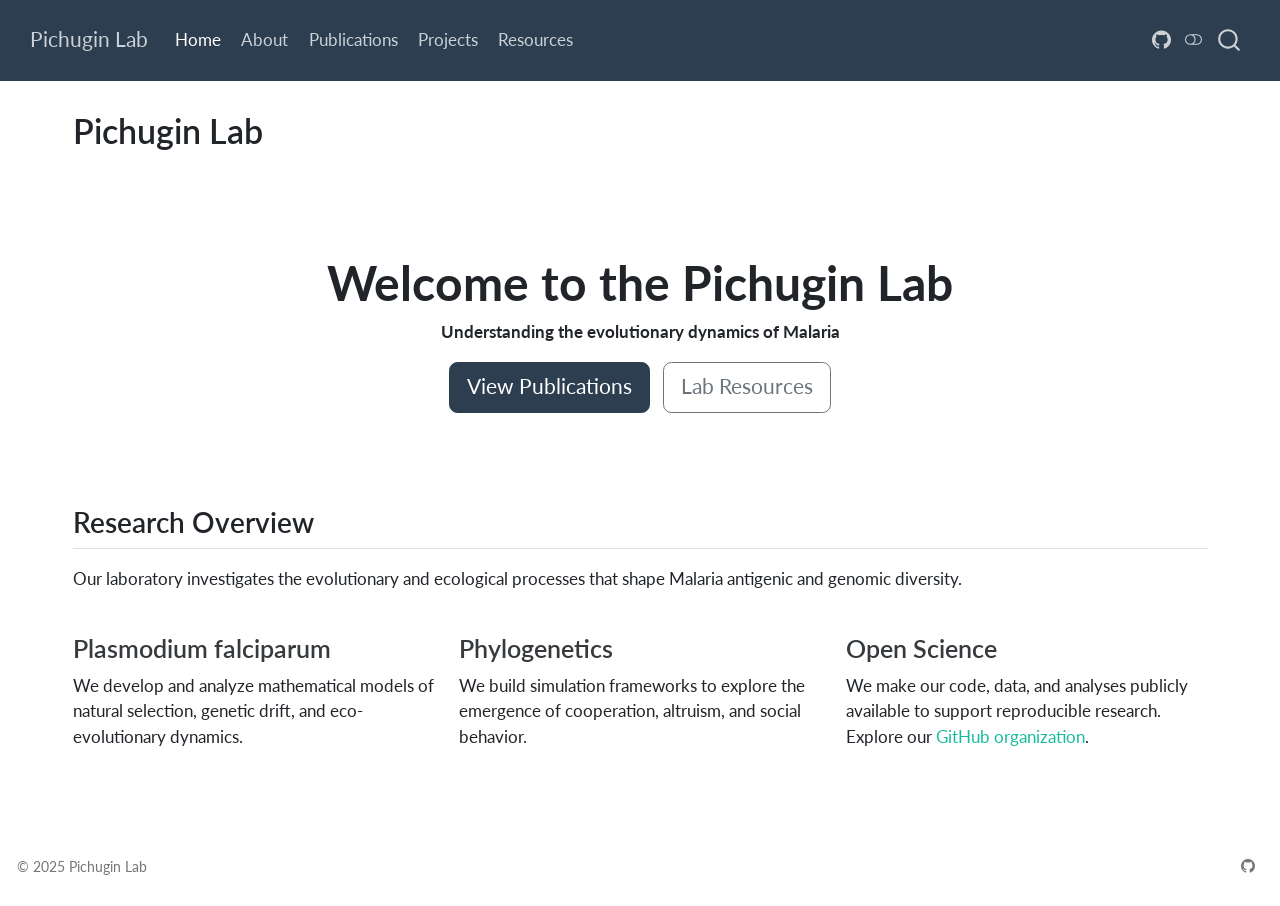
<file: docs/index.html>
<!DOCTYPE html>
<html xmlns="http://www.w3.org/1999/xhtml" lang="en" xml:lang="en"><head>

<meta charset="utf-8">
<meta name="generator" content="quarto-1.6.37">

<meta name="viewport" content="width=device-width, initial-scale=1.0, user-scalable=yes">


<title>Pichugin Lab</title>
<style>
code{white-space: pre-wrap;}
span.smallcaps{font-variant: small-caps;}
div.columns{display: flex; gap: min(4vw, 1.5em);}
div.column{flex: auto; overflow-x: auto;}
div.hanging-indent{margin-left: 1.5em; text-indent: -1.5em;}
ul.task-list{list-style: none;}
ul.task-list li input[type="checkbox"] {
  width: 0.8em;
  margin: 0 0.8em 0.2em -1em; /* quarto-specific, see https://github.com/quarto-dev/quarto-cli/issues/4556 */ 
  vertical-align: middle;
}
</style>


<script src="site_libs/quarto-nav/quarto-nav.js"></script>
<script src="site_libs/quarto-nav/headroom.min.js"></script>
<script src="site_libs/clipboard/clipboard.min.js"></script>
<script src="site_libs/quarto-search/autocomplete.umd.js"></script>
<script src="site_libs/quarto-search/fuse.min.js"></script>
<script src="site_libs/quarto-search/quarto-search.js"></script>
<meta name="quarto:offset" content="./">
<link href="./images/favicon.ico" rel="icon">
<script src="site_libs/quarto-html/quarto.js"></script>
<script src="site_libs/quarto-html/popper.min.js"></script>
<script src="site_libs/quarto-html/tippy.umd.min.js"></script>
<script src="site_libs/quarto-html/anchor.min.js"></script>
<link href="site_libs/quarto-html/tippy.css" rel="stylesheet">
<link href="site_libs/quarto-html/quarto-syntax-highlighting-29e2c20b02301cfff04dc8050bf30c7e.css" rel="stylesheet" class="quarto-color-scheme" id="quarto-text-highlighting-styles">
<link href="site_libs/quarto-html/quarto-syntax-highlighting-dark-43df0d6f53b733b42d37fa7808e17715.css" rel="prefetch" class="quarto-color-scheme quarto-color-alternate" id="quarto-text-highlighting-styles">
<script src="site_libs/bootstrap/bootstrap.min.js"></script>
<link href="site_libs/bootstrap/bootstrap-icons.css" rel="stylesheet">
<link href="site_libs/bootstrap/bootstrap-c473d3839dde5e63c4851e378c96097d.min.css" rel="stylesheet" append-hash="true" class="quarto-color-scheme" id="quarto-bootstrap" data-mode="light">
<link href="site_libs/bootstrap/bootstrap-dark-d1e6b0c1635ace7e0b45666e6138108b.min.css" rel="prefetch" append-hash="true" class="quarto-color-scheme quarto-color-alternate" id="quarto-bootstrap" data-mode="dark">
<script id="quarto-search-options" type="application/json">{
  "location": "navbar",
  "copy-button": false,
  "collapse-after": 3,
  "panel-placement": "end",
  "type": "overlay",
  "limit": 50,
  "keyboard-shortcut": [
    "f",
    "/",
    "s"
  ],
  "show-item-context": false,
  "language": {
    "search-no-results-text": "No results",
    "search-matching-documents-text": "matching documents",
    "search-copy-link-title": "Copy link to search",
    "search-hide-matches-text": "Hide additional matches",
    "search-more-match-text": "more match in this document",
    "search-more-matches-text": "more matches in this document",
    "search-clear-button-title": "Clear",
    "search-text-placeholder": "",
    "search-detached-cancel-button-title": "Cancel",
    "search-submit-button-title": "Submit",
    "search-label": "Search"
  }
}</script>


<link rel="stylesheet" href="styles.css">
</head>

<body class="nav-fixed">

<div id="quarto-search-results"></div>
  <header id="quarto-header" class="headroom fixed-top">
    <nav class="navbar navbar-expand-lg " data-bs-theme="dark">
      <div class="navbar-container container-fluid">
      <div class="navbar-brand-container mx-auto">
    <a class="navbar-brand" href="./index.html">
    <span class="navbar-title">Pichugin Lab</span>
    </a>
  </div>
            <div id="quarto-search" class="" title="Search"></div>
          <button class="navbar-toggler" type="button" data-bs-toggle="collapse" data-bs-target="#navbarCollapse" aria-controls="navbarCollapse" role="menu" aria-expanded="false" aria-label="Toggle navigation" onclick="if (window.quartoToggleHeadroom) { window.quartoToggleHeadroom(); }">
  <span class="navbar-toggler-icon"></span>
</button>
          <div class="collapse navbar-collapse" id="navbarCollapse">
            <ul class="navbar-nav navbar-nav-scroll me-auto">
  <li class="nav-item">
    <a class="nav-link active" href="./index.html" aria-current="page"> 
<span class="menu-text">Home</span></a>
  </li>  
  <li class="nav-item">
    <a class="nav-link" href="./about.html"> 
<span class="menu-text">About</span></a>
  </li>  
  <li class="nav-item">
    <a class="nav-link" href="./publications.html"> 
<span class="menu-text">Publications</span></a>
  </li>  
  <li class="nav-item">
    <a class="nav-link" href="./projects.html"> 
<span class="menu-text">Projects</span></a>
  </li>  
  <li class="nav-item">
    <a class="nav-link" href="./resources.html"> 
<span class="menu-text">Resources</span></a>
  </li>  
</ul>
            <ul class="navbar-nav navbar-nav-scroll ms-auto">
  <li class="nav-item compact">
    <a class="nav-link" href="https://github.com/Pichugin-Lab"> <i class="bi bi-github" role="img" aria-label="GitHub">
</i> 
<span class="menu-text"></span></a>
  </li>  
</ul>
          </div> <!-- /navcollapse -->
            <div class="quarto-navbar-tools">
  <a href="" class="quarto-color-scheme-toggle quarto-navigation-tool  px-1" onclick="window.quartoToggleColorScheme(); return false;" title="Toggle dark mode"><i class="bi"></i></a>
</div>
      </div> <!-- /container-fluid -->
    </nav>
</header>
<!-- content -->
<div id="quarto-content" class="quarto-container page-columns page-rows-contents page-layout-full page-navbar">
<!-- sidebar -->
<!-- margin-sidebar -->
    
<!-- main -->
<main class="content column-page" id="quarto-document-content">

<header id="title-block-header" class="quarto-title-block default">
<div class="quarto-title">
<h1 class="title">Pichugin Lab</h1>
</div>



<div class="quarto-title-meta column-page">

    
  
    
  </div>
  


</header>


<section id="welcome-to-the-pichugin-lab" class="level1 hero">
<h1>Welcome to the Pichugin Lab</h1>
<p><strong>Understanding the evolutionary dynamics of Malaria</strong></p>
<p><a href="./publications.html" class="btn btn-primary btn-lg me-2">View Publications</a> <a href="./resources.html" class="btn btn-outline-secondary btn-lg">Lab Resources</a></p>
</section>
<section id="research-overview" class="level2">
<h2 class="anchored" data-anchor-id="research-overview">Research Overview</h2>
<p>Our laboratory investigates the evolutionary and ecological processes that shape Malaria antigenic and genomic diversity.</p>
<div class="grid">
<section id="plasmodium-falciparum" class="level3 g-col-12 g-col-md-4">
<h3 class="anchored" data-anchor-id="plasmodium-falciparum">Plasmodium falciparum</h3>
<p>We develop and analyze mathematical models of natural selection, genetic drift, and eco-evolutionary dynamics.</p>
</section>
<section id="phylogenetics" class="level3 g-col-12 g-col-md-4">
<h3 class="anchored" data-anchor-id="phylogenetics">Phylogenetics</h3>
<p>We build simulation frameworks to explore the emergence of cooperation, altruism, and social behavior.</p>
</section>
<section id="open-science" class="level3 g-col-12 g-col-md-4">
<h3 class="anchored" data-anchor-id="open-science">Open Science</h3>
<p>We make our code, data, and analyses publicly available to support reproducible research. Explore our <a href="https://github.com/Pichugin-Lab">GitHub organization</a>.</p>
</section>
</div>


</section>

</main> <!-- /main -->
<script id="quarto-html-after-body" type="application/javascript">
window.document.addEventListener("DOMContentLoaded", function (event) {
  const toggleBodyColorMode = (bsSheetEl) => {
    const mode = bsSheetEl.getAttribute("data-mode");
    const bodyEl = window.document.querySelector("body");
    if (mode === "dark") {
      bodyEl.classList.add("quarto-dark");
      bodyEl.classList.remove("quarto-light");
    } else {
      bodyEl.classList.add("quarto-light");
      bodyEl.classList.remove("quarto-dark");
    }
  }
  const toggleBodyColorPrimary = () => {
    const bsSheetEl = window.document.querySelector("link#quarto-bootstrap");
    if (bsSheetEl) {
      toggleBodyColorMode(bsSheetEl);
    }
  }
  toggleBodyColorPrimary();  
  const disableStylesheet = (stylesheets) => {
    for (let i=0; i < stylesheets.length; i++) {
      const stylesheet = stylesheets[i];
      stylesheet.rel = 'prefetch';
    }
  }
  const enableStylesheet = (stylesheets) => {
    for (let i=0; i < stylesheets.length; i++) {
      const stylesheet = stylesheets[i];
      stylesheet.rel = 'stylesheet';
    }
  }
  const manageTransitions = (selector, allowTransitions) => {
    const els = window.document.querySelectorAll(selector);
    for (let i=0; i < els.length; i++) {
      const el = els[i];
      if (allowTransitions) {
        el.classList.remove('notransition');
      } else {
        el.classList.add('notransition');
      }
    }
  }
  const toggleGiscusIfUsed = (isAlternate, darkModeDefault) => {
    const baseTheme = document.querySelector('#giscus-base-theme')?.value ?? 'light';
    const alternateTheme = document.querySelector('#giscus-alt-theme')?.value ?? 'dark';
    let newTheme = '';
    if(darkModeDefault) {
      newTheme = isAlternate ? baseTheme : alternateTheme;
    } else {
      newTheme = isAlternate ? alternateTheme : baseTheme;
    }
    const changeGiscusTheme = () => {
      // From: https://github.com/giscus/giscus/issues/336
      const sendMessage = (message) => {
        const iframe = document.querySelector('iframe.giscus-frame');
        if (!iframe) return;
        iframe.contentWindow.postMessage({ giscus: message }, 'https://giscus.app');
      }
      sendMessage({
        setConfig: {
          theme: newTheme
        }
      });
    }
    const isGiscussLoaded = window.document.querySelector('iframe.giscus-frame') !== null;
    if (isGiscussLoaded) {
      changeGiscusTheme();
    }
  }
  const toggleColorMode = (alternate) => {
    // Switch the stylesheets
    const alternateStylesheets = window.document.querySelectorAll('link.quarto-color-scheme.quarto-color-alternate');
    manageTransitions('#quarto-margin-sidebar .nav-link', false);
    if (alternate) {
      enableStylesheet(alternateStylesheets);
      for (const sheetNode of alternateStylesheets) {
        if (sheetNode.id === "quarto-bootstrap") {
          toggleBodyColorMode(sheetNode);
        }
      }
    } else {
      disableStylesheet(alternateStylesheets);
      toggleBodyColorPrimary();
    }
    manageTransitions('#quarto-margin-sidebar .nav-link', true);
    // Switch the toggles
    const toggles = window.document.querySelectorAll('.quarto-color-scheme-toggle');
    for (let i=0; i < toggles.length; i++) {
      const toggle = toggles[i];
      if (toggle) {
        if (alternate) {
          toggle.classList.add("alternate");     
        } else {
          toggle.classList.remove("alternate");
        }
      }
    }
    // Hack to workaround the fact that safari doesn't
    // properly recolor the scrollbar when toggling (#1455)
    if (navigator.userAgent.indexOf('Safari') > 0 && navigator.userAgent.indexOf('Chrome') == -1) {
      manageTransitions("body", false);
      window.scrollTo(0, 1);
      setTimeout(() => {
        window.scrollTo(0, 0);
        manageTransitions("body", true);
      }, 40);  
    }
  }
  const isFileUrl = () => { 
    return window.location.protocol === 'file:';
  }
  const hasAlternateSentinel = () => {  
    let styleSentinel = getColorSchemeSentinel();
    if (styleSentinel !== null) {
      return styleSentinel === "alternate";
    } else {
      return false;
    }
  }
  const setStyleSentinel = (alternate) => {
    const value = alternate ? "alternate" : "default";
    if (!isFileUrl()) {
      window.localStorage.setItem("quarto-color-scheme", value);
    } else {
      localAlternateSentinel = value;
    }
  }
  const getColorSchemeSentinel = () => {
    if (!isFileUrl()) {
      const storageValue = window.localStorage.getItem("quarto-color-scheme");
      return storageValue != null ? storageValue : localAlternateSentinel;
    } else {
      return localAlternateSentinel;
    }
  }
  const darkModeDefault = false;
  let localAlternateSentinel = darkModeDefault ? 'alternate' : 'default';
  // Dark / light mode switch
  window.quartoToggleColorScheme = () => {
    // Read the current dark / light value 
    let toAlternate = !hasAlternateSentinel();
    toggleColorMode(toAlternate);
    setStyleSentinel(toAlternate);
    toggleGiscusIfUsed(toAlternate, darkModeDefault);
  };
  // Ensure there is a toggle, if there isn't float one in the top right
  if (window.document.querySelector('.quarto-color-scheme-toggle') === null) {
    const a = window.document.createElement('a');
    a.classList.add('top-right');
    a.classList.add('quarto-color-scheme-toggle');
    a.href = "";
    a.onclick = function() { try { window.quartoToggleColorScheme(); } catch {} return false; };
    const i = window.document.createElement("i");
    i.classList.add('bi');
    a.appendChild(i);
    window.document.body.appendChild(a);
  }
  // Switch to dark mode if need be
  if (hasAlternateSentinel()) {
    toggleColorMode(true);
  } else {
    toggleColorMode(false);
  }
  const icon = "";
  const anchorJS = new window.AnchorJS();
  anchorJS.options = {
    placement: 'right',
    icon: icon
  };
  anchorJS.add('.anchored');
  const isCodeAnnotation = (el) => {
    for (const clz of el.classList) {
      if (clz.startsWith('code-annotation-')) {                     
        return true;
      }
    }
    return false;
  }
  const onCopySuccess = function(e) {
    // button target
    const button = e.trigger;
    // don't keep focus
    button.blur();
    // flash "checked"
    button.classList.add('code-copy-button-checked');
    var currentTitle = button.getAttribute("title");
    button.setAttribute("title", "Copied!");
    let tooltip;
    if (window.bootstrap) {
      button.setAttribute("data-bs-toggle", "tooltip");
      button.setAttribute("data-bs-placement", "left");
      button.setAttribute("data-bs-title", "Copied!");
      tooltip = new bootstrap.Tooltip(button, 
        { trigger: "manual", 
          customClass: "code-copy-button-tooltip",
          offset: [0, -8]});
      tooltip.show();    
    }
    setTimeout(function() {
      if (tooltip) {
        tooltip.hide();
        button.removeAttribute("data-bs-title");
        button.removeAttribute("data-bs-toggle");
        button.removeAttribute("data-bs-placement");
      }
      button.setAttribute("title", currentTitle);
      button.classList.remove('code-copy-button-checked');
    }, 1000);
    // clear code selection
    e.clearSelection();
  }
  const getTextToCopy = function(trigger) {
      const codeEl = trigger.previousElementSibling.cloneNode(true);
      for (const childEl of codeEl.children) {
        if (isCodeAnnotation(childEl)) {
          childEl.remove();
        }
      }
      return codeEl.innerText;
  }
  const clipboard = new window.ClipboardJS('.code-copy-button:not([data-in-quarto-modal])', {
    text: getTextToCopy
  });
  clipboard.on('success', onCopySuccess);
  if (window.document.getElementById('quarto-embedded-source-code-modal')) {
    const clipboardModal = new window.ClipboardJS('.code-copy-button[data-in-quarto-modal]', {
      text: getTextToCopy,
      container: window.document.getElementById('quarto-embedded-source-code-modal')
    });
    clipboardModal.on('success', onCopySuccess);
  }
    var localhostRegex = new RegExp(/^(?:http|https):\/\/localhost\:?[0-9]*\//);
    var mailtoRegex = new RegExp(/^mailto:/);
      var filterRegex = new RegExp('/' + window.location.host + '/');
    var isInternal = (href) => {
        return filterRegex.test(href) || localhostRegex.test(href) || mailtoRegex.test(href);
    }
    // Inspect non-navigation links and adorn them if external
 	var links = window.document.querySelectorAll('a[href]:not(.nav-link):not(.navbar-brand):not(.toc-action):not(.sidebar-link):not(.sidebar-item-toggle):not(.pagination-link):not(.no-external):not([aria-hidden]):not(.dropdown-item):not(.quarto-navigation-tool):not(.about-link)');
    for (var i=0; i<links.length; i++) {
      const link = links[i];
      if (!isInternal(link.href)) {
        // undo the damage that might have been done by quarto-nav.js in the case of
        // links that we want to consider external
        if (link.dataset.originalHref !== undefined) {
          link.href = link.dataset.originalHref;
        }
      }
    }
  function tippyHover(el, contentFn, onTriggerFn, onUntriggerFn) {
    const config = {
      allowHTML: true,
      maxWidth: 500,
      delay: 100,
      arrow: false,
      appendTo: function(el) {
          return el.parentElement;
      },
      interactive: true,
      interactiveBorder: 10,
      theme: 'quarto',
      placement: 'bottom-start',
    };
    if (contentFn) {
      config.content = contentFn;
    }
    if (onTriggerFn) {
      config.onTrigger = onTriggerFn;
    }
    if (onUntriggerFn) {
      config.onUntrigger = onUntriggerFn;
    }
    window.tippy(el, config); 
  }
  const noterefs = window.document.querySelectorAll('a[role="doc-noteref"]');
  for (var i=0; i<noterefs.length; i++) {
    const ref = noterefs[i];
    tippyHover(ref, function() {
      // use id or data attribute instead here
      let href = ref.getAttribute('data-footnote-href') || ref.getAttribute('href');
      try { href = new URL(href).hash; } catch {}
      const id = href.replace(/^#\/?/, "");
      const note = window.document.getElementById(id);
      if (note) {
        return note.innerHTML;
      } else {
        return "";
      }
    });
  }
  const xrefs = window.document.querySelectorAll('a.quarto-xref');
  const processXRef = (id, note) => {
    // Strip column container classes
    const stripColumnClz = (el) => {
      el.classList.remove("page-full", "page-columns");
      if (el.children) {
        for (const child of el.children) {
          stripColumnClz(child);
        }
      }
    }
    stripColumnClz(note)
    if (id === null || id.startsWith('sec-')) {
      // Special case sections, only their first couple elements
      const container = document.createElement("div");
      if (note.children && note.children.length > 2) {
        container.appendChild(note.children[0].cloneNode(true));
        for (let i = 1; i < note.children.length; i++) {
          const child = note.children[i];
          if (child.tagName === "P" && child.innerText === "") {
            continue;
          } else {
            container.appendChild(child.cloneNode(true));
            break;
          }
        }
        if (window.Quarto?.typesetMath) {
          window.Quarto.typesetMath(container);
        }
        return container.innerHTML
      } else {
        if (window.Quarto?.typesetMath) {
          window.Quarto.typesetMath(note);
        }
        return note.innerHTML;
      }
    } else {
      // Remove any anchor links if they are present
      const anchorLink = note.querySelector('a.anchorjs-link');
      if (anchorLink) {
        anchorLink.remove();
      }
      if (window.Quarto?.typesetMath) {
        window.Quarto.typesetMath(note);
      }
      if (note.classList.contains("callout")) {
        return note.outerHTML;
      } else {
        return note.innerHTML;
      }
    }
  }
  for (var i=0; i<xrefs.length; i++) {
    const xref = xrefs[i];
    tippyHover(xref, undefined, function(instance) {
      instance.disable();
      let url = xref.getAttribute('href');
      let hash = undefined; 
      if (url.startsWith('#')) {
        hash = url;
      } else {
        try { hash = new URL(url).hash; } catch {}
      }
      if (hash) {
        const id = hash.replace(/^#\/?/, "");
        const note = window.document.getElementById(id);
        if (note !== null) {
          try {
            const html = processXRef(id, note.cloneNode(true));
            instance.setContent(html);
          } finally {
            instance.enable();
            instance.show();
          }
        } else {
          // See if we can fetch this
          fetch(url.split('#')[0])
          .then(res => res.text())
          .then(html => {
            const parser = new DOMParser();
            const htmlDoc = parser.parseFromString(html, "text/html");
            const note = htmlDoc.getElementById(id);
            if (note !== null) {
              const html = processXRef(id, note);
              instance.setContent(html);
            } 
          }).finally(() => {
            instance.enable();
            instance.show();
          });
        }
      } else {
        // See if we can fetch a full url (with no hash to target)
        // This is a special case and we should probably do some content thinning / targeting
        fetch(url)
        .then(res => res.text())
        .then(html => {
          const parser = new DOMParser();
          const htmlDoc = parser.parseFromString(html, "text/html");
          const note = htmlDoc.querySelector('main.content');
          if (note !== null) {
            // This should only happen for chapter cross references
            // (since there is no id in the URL)
            // remove the first header
            if (note.children.length > 0 && note.children[0].tagName === "HEADER") {
              note.children[0].remove();
            }
            const html = processXRef(null, note);
            instance.setContent(html);
          } 
        }).finally(() => {
          instance.enable();
          instance.show();
        });
      }
    }, function(instance) {
    });
  }
      let selectedAnnoteEl;
      const selectorForAnnotation = ( cell, annotation) => {
        let cellAttr = 'data-code-cell="' + cell + '"';
        let lineAttr = 'data-code-annotation="' +  annotation + '"';
        const selector = 'span[' + cellAttr + '][' + lineAttr + ']';
        return selector;
      }
      const selectCodeLines = (annoteEl) => {
        const doc = window.document;
        const targetCell = annoteEl.getAttribute("data-target-cell");
        const targetAnnotation = annoteEl.getAttribute("data-target-annotation");
        const annoteSpan = window.document.querySelector(selectorForAnnotation(targetCell, targetAnnotation));
        const lines = annoteSpan.getAttribute("data-code-lines").split(",");
        const lineIds = lines.map((line) => {
          return targetCell + "-" + line;
        })
        let top = null;
        let height = null;
        let parent = null;
        if (lineIds.length > 0) {
            //compute the position of the single el (top and bottom and make a div)
            const el = window.document.getElementById(lineIds[0]);
            top = el.offsetTop;
            height = el.offsetHeight;
            parent = el.parentElement.parentElement;
          if (lineIds.length > 1) {
            const lastEl = window.document.getElementById(lineIds[lineIds.length - 1]);
            const bottom = lastEl.offsetTop + lastEl.offsetHeight;
            height = bottom - top;
          }
          if (top !== null && height !== null && parent !== null) {
            // cook up a div (if necessary) and position it 
            let div = window.document.getElementById("code-annotation-line-highlight");
            if (div === null) {
              div = window.document.createElement("div");
              div.setAttribute("id", "code-annotation-line-highlight");
              div.style.position = 'absolute';
              parent.appendChild(div);
            }
            div.style.top = top - 2 + "px";
            div.style.height = height + 4 + "px";
            div.style.left = 0;
            let gutterDiv = window.document.getElementById("code-annotation-line-highlight-gutter");
            if (gutterDiv === null) {
              gutterDiv = window.document.createElement("div");
              gutterDiv.setAttribute("id", "code-annotation-line-highlight-gutter");
              gutterDiv.style.position = 'absolute';
              const codeCell = window.document.getElementById(targetCell);
              const gutter = codeCell.querySelector('.code-annotation-gutter');
              gutter.appendChild(gutterDiv);
            }
            gutterDiv.style.top = top - 2 + "px";
            gutterDiv.style.height = height + 4 + "px";
          }
          selectedAnnoteEl = annoteEl;
        }
      };
      const unselectCodeLines = () => {
        const elementsIds = ["code-annotation-line-highlight", "code-annotation-line-highlight-gutter"];
        elementsIds.forEach((elId) => {
          const div = window.document.getElementById(elId);
          if (div) {
            div.remove();
          }
        });
        selectedAnnoteEl = undefined;
      };
        // Handle positioning of the toggle
    window.addEventListener(
      "resize",
      throttle(() => {
        elRect = undefined;
        if (selectedAnnoteEl) {
          selectCodeLines(selectedAnnoteEl);
        }
      }, 10)
    );
    function throttle(fn, ms) {
    let throttle = false;
    let timer;
      return (...args) => {
        if(!throttle) { // first call gets through
            fn.apply(this, args);
            throttle = true;
        } else { // all the others get throttled
            if(timer) clearTimeout(timer); // cancel #2
            timer = setTimeout(() => {
              fn.apply(this, args);
              timer = throttle = false;
            }, ms);
        }
      };
    }
      // Attach click handler to the DT
      const annoteDls = window.document.querySelectorAll('dt[data-target-cell]');
      for (const annoteDlNode of annoteDls) {
        annoteDlNode.addEventListener('click', (event) => {
          const clickedEl = event.target;
          if (clickedEl !== selectedAnnoteEl) {
            unselectCodeLines();
            const activeEl = window.document.querySelector('dt[data-target-cell].code-annotation-active');
            if (activeEl) {
              activeEl.classList.remove('code-annotation-active');
            }
            selectCodeLines(clickedEl);
            clickedEl.classList.add('code-annotation-active');
          } else {
            // Unselect the line
            unselectCodeLines();
            clickedEl.classList.remove('code-annotation-active');
          }
        });
      }
  const findCites = (el) => {
    const parentEl = el.parentElement;
    if (parentEl) {
      const cites = parentEl.dataset.cites;
      if (cites) {
        return {
          el,
          cites: cites.split(' ')
        };
      } else {
        return findCites(el.parentElement)
      }
    } else {
      return undefined;
    }
  };
  var bibliorefs = window.document.querySelectorAll('a[role="doc-biblioref"]');
  for (var i=0; i<bibliorefs.length; i++) {
    const ref = bibliorefs[i];
    const citeInfo = findCites(ref);
    if (citeInfo) {
      tippyHover(citeInfo.el, function() {
        var popup = window.document.createElement('div');
        citeInfo.cites.forEach(function(cite) {
          var citeDiv = window.document.createElement('div');
          citeDiv.classList.add('hanging-indent');
          citeDiv.classList.add('csl-entry');
          var biblioDiv = window.document.getElementById('ref-' + cite);
          if (biblioDiv) {
            citeDiv.innerHTML = biblioDiv.innerHTML;
          }
          popup.appendChild(citeDiv);
        });
        return popup.innerHTML;
      });
    }
  }
});
</script>
</div> <!-- /content -->
<footer class="footer">
  <div class="nav-footer">
    <div class="nav-footer-left">
<p>© 2025 Pichugin Lab</p>
</div>   
    <div class="nav-footer-center">
      &nbsp;
    </div>
    <div class="nav-footer-right">
      <ul class="footer-items list-unstyled">
    <li class="nav-item compact">
    <a class="nav-link" href="https://github.com/Pichugin-Lab">
      <i class="bi bi-github" role="img">
</i> 
    </a>
  </li>  
</ul>
    </div>
  </div>
</footer>




</body></html>
</file>
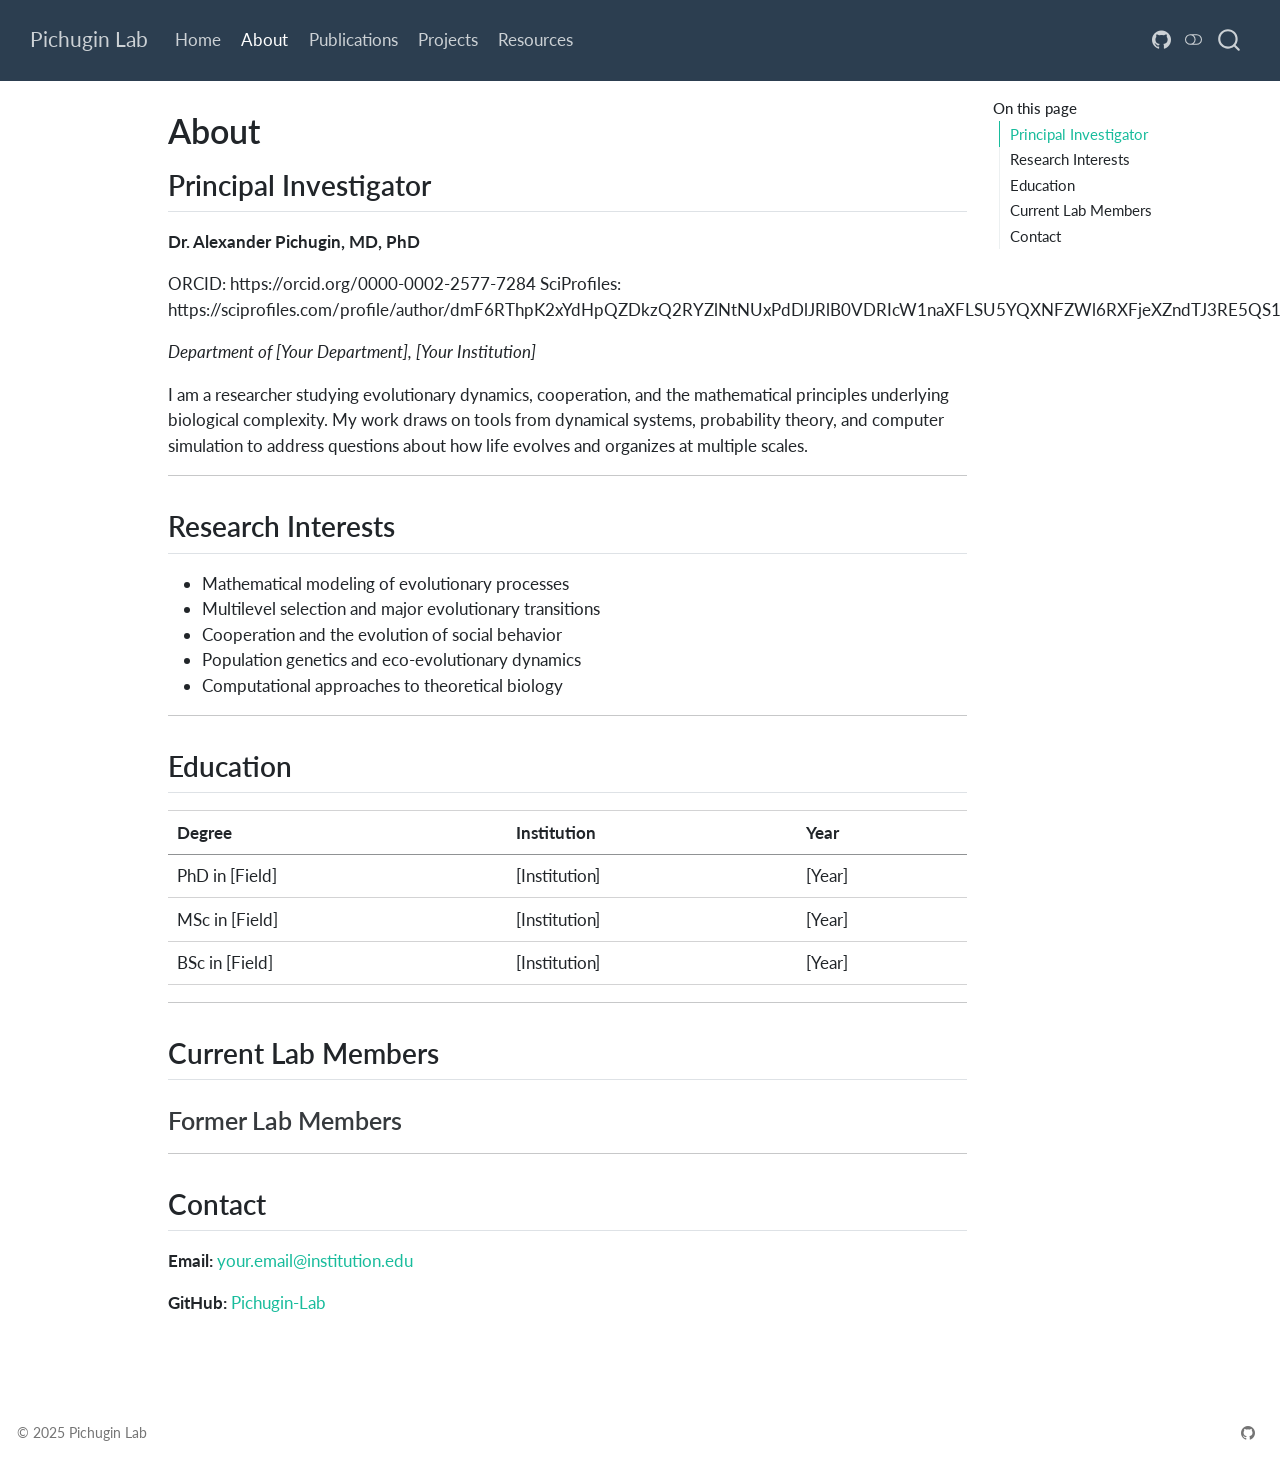
<file: docs/about.html>
<!DOCTYPE html>
<html xmlns="http://www.w3.org/1999/xhtml" lang="en" xml:lang="en"><head>

<meta charset="utf-8">
<meta name="generator" content="quarto-1.6.37">

<meta name="viewport" content="width=device-width, initial-scale=1.0, user-scalable=yes">


<title>About – Pichugin Lab</title>
<style>
code{white-space: pre-wrap;}
span.smallcaps{font-variant: small-caps;}
div.columns{display: flex; gap: min(4vw, 1.5em);}
div.column{flex: auto; overflow-x: auto;}
div.hanging-indent{margin-left: 1.5em; text-indent: -1.5em;}
ul.task-list{list-style: none;}
ul.task-list li input[type="checkbox"] {
  width: 0.8em;
  margin: 0 0.8em 0.2em -1em; /* quarto-specific, see https://github.com/quarto-dev/quarto-cli/issues/4556 */ 
  vertical-align: middle;
}
</style>


<script src="site_libs/quarto-nav/quarto-nav.js"></script>
<script src="site_libs/quarto-nav/headroom.min.js"></script>
<script src="site_libs/clipboard/clipboard.min.js"></script>
<script src="site_libs/quarto-search/autocomplete.umd.js"></script>
<script src="site_libs/quarto-search/fuse.min.js"></script>
<script src="site_libs/quarto-search/quarto-search.js"></script>
<meta name="quarto:offset" content="./">
<link href="./images/favicon.ico" rel="icon">
<script src="site_libs/quarto-html/quarto.js"></script>
<script src="site_libs/quarto-html/popper.min.js"></script>
<script src="site_libs/quarto-html/tippy.umd.min.js"></script>
<script src="site_libs/quarto-html/anchor.min.js"></script>
<link href="site_libs/quarto-html/tippy.css" rel="stylesheet">
<link href="site_libs/quarto-html/quarto-syntax-highlighting-29e2c20b02301cfff04dc8050bf30c7e.css" rel="stylesheet" class="quarto-color-scheme" id="quarto-text-highlighting-styles">
<link href="site_libs/quarto-html/quarto-syntax-highlighting-dark-43df0d6f53b733b42d37fa7808e17715.css" rel="prefetch" class="quarto-color-scheme quarto-color-alternate" id="quarto-text-highlighting-styles">
<script src="site_libs/bootstrap/bootstrap.min.js"></script>
<link href="site_libs/bootstrap/bootstrap-icons.css" rel="stylesheet">
<link href="site_libs/bootstrap/bootstrap-c473d3839dde5e63c4851e378c96097d.min.css" rel="stylesheet" append-hash="true" class="quarto-color-scheme" id="quarto-bootstrap" data-mode="light">
<link href="site_libs/bootstrap/bootstrap-dark-d1e6b0c1635ace7e0b45666e6138108b.min.css" rel="prefetch" append-hash="true" class="quarto-color-scheme quarto-color-alternate" id="quarto-bootstrap" data-mode="dark">
<script id="quarto-search-options" type="application/json">{
  "location": "navbar",
  "copy-button": false,
  "collapse-after": 3,
  "panel-placement": "end",
  "type": "overlay",
  "limit": 50,
  "keyboard-shortcut": [
    "f",
    "/",
    "s"
  ],
  "show-item-context": false,
  "language": {
    "search-no-results-text": "No results",
    "search-matching-documents-text": "matching documents",
    "search-copy-link-title": "Copy link to search",
    "search-hide-matches-text": "Hide additional matches",
    "search-more-match-text": "more match in this document",
    "search-more-matches-text": "more matches in this document",
    "search-clear-button-title": "Clear",
    "search-text-placeholder": "",
    "search-detached-cancel-button-title": "Cancel",
    "search-submit-button-title": "Submit",
    "search-label": "Search"
  }
}</script>


<link rel="stylesheet" href="styles.css">
</head>

<body class="nav-fixed">

<div id="quarto-search-results"></div>
  <header id="quarto-header" class="headroom fixed-top">
    <nav class="navbar navbar-expand-lg " data-bs-theme="dark">
      <div class="navbar-container container-fluid">
      <div class="navbar-brand-container mx-auto">
    <a class="navbar-brand" href="./index.html">
    <span class="navbar-title">Pichugin Lab</span>
    </a>
  </div>
            <div id="quarto-search" class="" title="Search"></div>
          <button class="navbar-toggler" type="button" data-bs-toggle="collapse" data-bs-target="#navbarCollapse" aria-controls="navbarCollapse" role="menu" aria-expanded="false" aria-label="Toggle navigation" onclick="if (window.quartoToggleHeadroom) { window.quartoToggleHeadroom(); }">
  <span class="navbar-toggler-icon"></span>
</button>
          <div class="collapse navbar-collapse" id="navbarCollapse">
            <ul class="navbar-nav navbar-nav-scroll me-auto">
  <li class="nav-item">
    <a class="nav-link" href="./index.html"> 
<span class="menu-text">Home</span></a>
  </li>  
  <li class="nav-item">
    <a class="nav-link active" href="./about.html" aria-current="page"> 
<span class="menu-text">About</span></a>
  </li>  
  <li class="nav-item">
    <a class="nav-link" href="./publications.html"> 
<span class="menu-text">Publications</span></a>
  </li>  
  <li class="nav-item">
    <a class="nav-link" href="./projects.html"> 
<span class="menu-text">Projects</span></a>
  </li>  
  <li class="nav-item">
    <a class="nav-link" href="./resources.html"> 
<span class="menu-text">Resources</span></a>
  </li>  
</ul>
            <ul class="navbar-nav navbar-nav-scroll ms-auto">
  <li class="nav-item compact">
    <a class="nav-link" href="https://github.com/Pichugin-Lab"> <i class="bi bi-github" role="img" aria-label="GitHub">
</i> 
<span class="menu-text"></span></a>
  </li>  
</ul>
          </div> <!-- /navcollapse -->
            <div class="quarto-navbar-tools">
  <a href="" class="quarto-color-scheme-toggle quarto-navigation-tool  px-1" onclick="window.quartoToggleColorScheme(); return false;" title="Toggle dark mode"><i class="bi"></i></a>
</div>
      </div> <!-- /container-fluid -->
    </nav>
</header>
<!-- content -->
<div id="quarto-content" class="quarto-container page-columns page-rows-contents page-layout-article page-navbar">
<!-- sidebar -->
<!-- margin-sidebar -->
    <div id="quarto-margin-sidebar" class="sidebar margin-sidebar">
        <nav id="TOC" role="doc-toc" class="toc-active">
    <h2 id="toc-title">On this page</h2>
   
  <ul>
  <li><a href="#principal-investigator" id="toc-principal-investigator" class="nav-link active" data-scroll-target="#principal-investigator">Principal Investigator</a></li>
  <li><a href="#research-interests" id="toc-research-interests" class="nav-link" data-scroll-target="#research-interests">Research Interests</a></li>
  <li><a href="#education" id="toc-education" class="nav-link" data-scroll-target="#education">Education</a></li>
  <li><a href="#current-lab-members" id="toc-current-lab-members" class="nav-link" data-scroll-target="#current-lab-members">Current Lab Members</a>
  <ul class="collapse">
  <li><a href="#former-lab-members" id="toc-former-lab-members" class="nav-link" data-scroll-target="#former-lab-members">Former Lab Members</a></li>
  </ul></li>
  <li><a href="#contact" id="toc-contact" class="nav-link" data-scroll-target="#contact">Contact</a></li>
  </ul>
</nav>
    </div>
<!-- main -->
<main class="content" id="quarto-document-content">

<header id="title-block-header" class="quarto-title-block default">
<div class="quarto-title">
<h1 class="title">About</h1>
</div>



<div class="quarto-title-meta">

    
  
    
  </div>
  


</header>


<section id="principal-investigator" class="level2">
<h2 class="anchored" data-anchor-id="principal-investigator">Principal Investigator</h2>
<p><strong>Dr.&nbsp;Alexander Pichugin, MD, PhD</strong></p>
<p>ORCID: https://orcid.org/0000-0002-2577-7284 SciProfiles: https://sciprofiles.com/profile/author/dmF6RThpK2xYdHpQZDkzQ2RYZlNtNUxPdDlJRlB0VDRIcW1naXFLSU5YQXNFZWl6RXFjeXZndTJ3RE5QS1lacQ==</p>
<p><em>Department of [Your Department], [Your Institution]</em></p>
<p>I am a researcher studying evolutionary dynamics, cooperation, and the mathematical principles underlying biological complexity. My work draws on tools from dynamical systems, probability theory, and computer simulation to address questions about how life evolves and organizes at multiple scales.</p>
<hr>
</section>
<section id="research-interests" class="level2">
<h2 class="anchored" data-anchor-id="research-interests">Research Interests</h2>
<ul>
<li>Mathematical modeling of evolutionary processes</li>
<li>Multilevel selection and major evolutionary transitions</li>
<li>Cooperation and the evolution of social behavior</li>
<li>Population genetics and eco-evolutionary dynamics</li>
<li>Computational approaches to theoretical biology</li>
</ul>
<hr>
</section>
<section id="education" class="level2">
<h2 class="anchored" data-anchor-id="education">Education</h2>
<table class="caption-top table">
<thead>
<tr class="header">
<th>Degree</th>
<th>Institution</th>
<th>Year</th>
</tr>
</thead>
<tbody>
<tr class="odd">
<td>PhD in [Field]</td>
<td>[Institution]</td>
<td>[Year]</td>
</tr>
<tr class="even">
<td>MSc in [Field]</td>
<td>[Institution]</td>
<td>[Year]</td>
</tr>
<tr class="odd">
<td>BSc in [Field]</td>
<td>[Institution]</td>
<td>[Year]</td>
</tr>
</tbody>
</table>
<hr>
</section>
<section id="current-lab-members" class="level2">
<h2 class="anchored" data-anchor-id="current-lab-members">Current Lab Members</h2>
<section id="former-lab-members" class="level3">
<h3 class="anchored" data-anchor-id="former-lab-members">Former Lab Members</h3>
<hr>
</section>
</section>
<section id="contact" class="level2">
<h2 class="anchored" data-anchor-id="contact">Contact</h2>
<div class="grid">
<div class="g-col-12 g-col-md-6">
<p><strong>Email:</strong> <a href="mailto:your.email@institution.edu">your.email@institution.edu</a></p>
<p><strong>GitHub:</strong> <a href="https://github.com/Pichugin-Lab">Pichugin-Lab</a></p>
</div>
</div>


</section>

</main> <!-- /main -->
<script id="quarto-html-after-body" type="application/javascript">
window.document.addEventListener("DOMContentLoaded", function (event) {
  const toggleBodyColorMode = (bsSheetEl) => {
    const mode = bsSheetEl.getAttribute("data-mode");
    const bodyEl = window.document.querySelector("body");
    if (mode === "dark") {
      bodyEl.classList.add("quarto-dark");
      bodyEl.classList.remove("quarto-light");
    } else {
      bodyEl.classList.add("quarto-light");
      bodyEl.classList.remove("quarto-dark");
    }
  }
  const toggleBodyColorPrimary = () => {
    const bsSheetEl = window.document.querySelector("link#quarto-bootstrap");
    if (bsSheetEl) {
      toggleBodyColorMode(bsSheetEl);
    }
  }
  toggleBodyColorPrimary();  
  const disableStylesheet = (stylesheets) => {
    for (let i=0; i < stylesheets.length; i++) {
      const stylesheet = stylesheets[i];
      stylesheet.rel = 'prefetch';
    }
  }
  const enableStylesheet = (stylesheets) => {
    for (let i=0; i < stylesheets.length; i++) {
      const stylesheet = stylesheets[i];
      stylesheet.rel = 'stylesheet';
    }
  }
  const manageTransitions = (selector, allowTransitions) => {
    const els = window.document.querySelectorAll(selector);
    for (let i=0; i < els.length; i++) {
      const el = els[i];
      if (allowTransitions) {
        el.classList.remove('notransition');
      } else {
        el.classList.add('notransition');
      }
    }
  }
  const toggleGiscusIfUsed = (isAlternate, darkModeDefault) => {
    const baseTheme = document.querySelector('#giscus-base-theme')?.value ?? 'light';
    const alternateTheme = document.querySelector('#giscus-alt-theme')?.value ?? 'dark';
    let newTheme = '';
    if(darkModeDefault) {
      newTheme = isAlternate ? baseTheme : alternateTheme;
    } else {
      newTheme = isAlternate ? alternateTheme : baseTheme;
    }
    const changeGiscusTheme = () => {
      // From: https://github.com/giscus/giscus/issues/336
      const sendMessage = (message) => {
        const iframe = document.querySelector('iframe.giscus-frame');
        if (!iframe) return;
        iframe.contentWindow.postMessage({ giscus: message }, 'https://giscus.app');
      }
      sendMessage({
        setConfig: {
          theme: newTheme
        }
      });
    }
    const isGiscussLoaded = window.document.querySelector('iframe.giscus-frame') !== null;
    if (isGiscussLoaded) {
      changeGiscusTheme();
    }
  }
  const toggleColorMode = (alternate) => {
    // Switch the stylesheets
    const alternateStylesheets = window.document.querySelectorAll('link.quarto-color-scheme.quarto-color-alternate');
    manageTransitions('#quarto-margin-sidebar .nav-link', false);
    if (alternate) {
      enableStylesheet(alternateStylesheets);
      for (const sheetNode of alternateStylesheets) {
        if (sheetNode.id === "quarto-bootstrap") {
          toggleBodyColorMode(sheetNode);
        }
      }
    } else {
      disableStylesheet(alternateStylesheets);
      toggleBodyColorPrimary();
    }
    manageTransitions('#quarto-margin-sidebar .nav-link', true);
    // Switch the toggles
    const toggles = window.document.querySelectorAll('.quarto-color-scheme-toggle');
    for (let i=0; i < toggles.length; i++) {
      const toggle = toggles[i];
      if (toggle) {
        if (alternate) {
          toggle.classList.add("alternate");     
        } else {
          toggle.classList.remove("alternate");
        }
      }
    }
    // Hack to workaround the fact that safari doesn't
    // properly recolor the scrollbar when toggling (#1455)
    if (navigator.userAgent.indexOf('Safari') > 0 && navigator.userAgent.indexOf('Chrome') == -1) {
      manageTransitions("body", false);
      window.scrollTo(0, 1);
      setTimeout(() => {
        window.scrollTo(0, 0);
        manageTransitions("body", true);
      }, 40);  
    }
  }
  const isFileUrl = () => { 
    return window.location.protocol === 'file:';
  }
  const hasAlternateSentinel = () => {  
    let styleSentinel = getColorSchemeSentinel();
    if (styleSentinel !== null) {
      return styleSentinel === "alternate";
    } else {
      return false;
    }
  }
  const setStyleSentinel = (alternate) => {
    const value = alternate ? "alternate" : "default";
    if (!isFileUrl()) {
      window.localStorage.setItem("quarto-color-scheme", value);
    } else {
      localAlternateSentinel = value;
    }
  }
  const getColorSchemeSentinel = () => {
    if (!isFileUrl()) {
      const storageValue = window.localStorage.getItem("quarto-color-scheme");
      return storageValue != null ? storageValue : localAlternateSentinel;
    } else {
      return localAlternateSentinel;
    }
  }
  const darkModeDefault = false;
  let localAlternateSentinel = darkModeDefault ? 'alternate' : 'default';
  // Dark / light mode switch
  window.quartoToggleColorScheme = () => {
    // Read the current dark / light value 
    let toAlternate = !hasAlternateSentinel();
    toggleColorMode(toAlternate);
    setStyleSentinel(toAlternate);
    toggleGiscusIfUsed(toAlternate, darkModeDefault);
  };
  // Ensure there is a toggle, if there isn't float one in the top right
  if (window.document.querySelector('.quarto-color-scheme-toggle') === null) {
    const a = window.document.createElement('a');
    a.classList.add('top-right');
    a.classList.add('quarto-color-scheme-toggle');
    a.href = "";
    a.onclick = function() { try { window.quartoToggleColorScheme(); } catch {} return false; };
    const i = window.document.createElement("i");
    i.classList.add('bi');
    a.appendChild(i);
    window.document.body.appendChild(a);
  }
  // Switch to dark mode if need be
  if (hasAlternateSentinel()) {
    toggleColorMode(true);
  } else {
    toggleColorMode(false);
  }
  const icon = "";
  const anchorJS = new window.AnchorJS();
  anchorJS.options = {
    placement: 'right',
    icon: icon
  };
  anchorJS.add('.anchored');
  const isCodeAnnotation = (el) => {
    for (const clz of el.classList) {
      if (clz.startsWith('code-annotation-')) {                     
        return true;
      }
    }
    return false;
  }
  const onCopySuccess = function(e) {
    // button target
    const button = e.trigger;
    // don't keep focus
    button.blur();
    // flash "checked"
    button.classList.add('code-copy-button-checked');
    var currentTitle = button.getAttribute("title");
    button.setAttribute("title", "Copied!");
    let tooltip;
    if (window.bootstrap) {
      button.setAttribute("data-bs-toggle", "tooltip");
      button.setAttribute("data-bs-placement", "left");
      button.setAttribute("data-bs-title", "Copied!");
      tooltip = new bootstrap.Tooltip(button, 
        { trigger: "manual", 
          customClass: "code-copy-button-tooltip",
          offset: [0, -8]});
      tooltip.show();    
    }
    setTimeout(function() {
      if (tooltip) {
        tooltip.hide();
        button.removeAttribute("data-bs-title");
        button.removeAttribute("data-bs-toggle");
        button.removeAttribute("data-bs-placement");
      }
      button.setAttribute("title", currentTitle);
      button.classList.remove('code-copy-button-checked');
    }, 1000);
    // clear code selection
    e.clearSelection();
  }
  const getTextToCopy = function(trigger) {
      const codeEl = trigger.previousElementSibling.cloneNode(true);
      for (const childEl of codeEl.children) {
        if (isCodeAnnotation(childEl)) {
          childEl.remove();
        }
      }
      return codeEl.innerText;
  }
  const clipboard = new window.ClipboardJS('.code-copy-button:not([data-in-quarto-modal])', {
    text: getTextToCopy
  });
  clipboard.on('success', onCopySuccess);
  if (window.document.getElementById('quarto-embedded-source-code-modal')) {
    const clipboardModal = new window.ClipboardJS('.code-copy-button[data-in-quarto-modal]', {
      text: getTextToCopy,
      container: window.document.getElementById('quarto-embedded-source-code-modal')
    });
    clipboardModal.on('success', onCopySuccess);
  }
    var localhostRegex = new RegExp(/^(?:http|https):\/\/localhost\:?[0-9]*\//);
    var mailtoRegex = new RegExp(/^mailto:/);
      var filterRegex = new RegExp('/' + window.location.host + '/');
    var isInternal = (href) => {
        return filterRegex.test(href) || localhostRegex.test(href) || mailtoRegex.test(href);
    }
    // Inspect non-navigation links and adorn them if external
 	var links = window.document.querySelectorAll('a[href]:not(.nav-link):not(.navbar-brand):not(.toc-action):not(.sidebar-link):not(.sidebar-item-toggle):not(.pagination-link):not(.no-external):not([aria-hidden]):not(.dropdown-item):not(.quarto-navigation-tool):not(.about-link)');
    for (var i=0; i<links.length; i++) {
      const link = links[i];
      if (!isInternal(link.href)) {
        // undo the damage that might have been done by quarto-nav.js in the case of
        // links that we want to consider external
        if (link.dataset.originalHref !== undefined) {
          link.href = link.dataset.originalHref;
        }
      }
    }
  function tippyHover(el, contentFn, onTriggerFn, onUntriggerFn) {
    const config = {
      allowHTML: true,
      maxWidth: 500,
      delay: 100,
      arrow: false,
      appendTo: function(el) {
          return el.parentElement;
      },
      interactive: true,
      interactiveBorder: 10,
      theme: 'quarto',
      placement: 'bottom-start',
    };
    if (contentFn) {
      config.content = contentFn;
    }
    if (onTriggerFn) {
      config.onTrigger = onTriggerFn;
    }
    if (onUntriggerFn) {
      config.onUntrigger = onUntriggerFn;
    }
    window.tippy(el, config); 
  }
  const noterefs = window.document.querySelectorAll('a[role="doc-noteref"]');
  for (var i=0; i<noterefs.length; i++) {
    const ref = noterefs[i];
    tippyHover(ref, function() {
      // use id or data attribute instead here
      let href = ref.getAttribute('data-footnote-href') || ref.getAttribute('href');
      try { href = new URL(href).hash; } catch {}
      const id = href.replace(/^#\/?/, "");
      const note = window.document.getElementById(id);
      if (note) {
        return note.innerHTML;
      } else {
        return "";
      }
    });
  }
  const xrefs = window.document.querySelectorAll('a.quarto-xref');
  const processXRef = (id, note) => {
    // Strip column container classes
    const stripColumnClz = (el) => {
      el.classList.remove("page-full", "page-columns");
      if (el.children) {
        for (const child of el.children) {
          stripColumnClz(child);
        }
      }
    }
    stripColumnClz(note)
    if (id === null || id.startsWith('sec-')) {
      // Special case sections, only their first couple elements
      const container = document.createElement("div");
      if (note.children && note.children.length > 2) {
        container.appendChild(note.children[0].cloneNode(true));
        for (let i = 1; i < note.children.length; i++) {
          const child = note.children[i];
          if (child.tagName === "P" && child.innerText === "") {
            continue;
          } else {
            container.appendChild(child.cloneNode(true));
            break;
          }
        }
        if (window.Quarto?.typesetMath) {
          window.Quarto.typesetMath(container);
        }
        return container.innerHTML
      } else {
        if (window.Quarto?.typesetMath) {
          window.Quarto.typesetMath(note);
        }
        return note.innerHTML;
      }
    } else {
      // Remove any anchor links if they are present
      const anchorLink = note.querySelector('a.anchorjs-link');
      if (anchorLink) {
        anchorLink.remove();
      }
      if (window.Quarto?.typesetMath) {
        window.Quarto.typesetMath(note);
      }
      if (note.classList.contains("callout")) {
        return note.outerHTML;
      } else {
        return note.innerHTML;
      }
    }
  }
  for (var i=0; i<xrefs.length; i++) {
    const xref = xrefs[i];
    tippyHover(xref, undefined, function(instance) {
      instance.disable();
      let url = xref.getAttribute('href');
      let hash = undefined; 
      if (url.startsWith('#')) {
        hash = url;
      } else {
        try { hash = new URL(url).hash; } catch {}
      }
      if (hash) {
        const id = hash.replace(/^#\/?/, "");
        const note = window.document.getElementById(id);
        if (note !== null) {
          try {
            const html = processXRef(id, note.cloneNode(true));
            instance.setContent(html);
          } finally {
            instance.enable();
            instance.show();
          }
        } else {
          // See if we can fetch this
          fetch(url.split('#')[0])
          .then(res => res.text())
          .then(html => {
            const parser = new DOMParser();
            const htmlDoc = parser.parseFromString(html, "text/html");
            const note = htmlDoc.getElementById(id);
            if (note !== null) {
              const html = processXRef(id, note);
              instance.setContent(html);
            } 
          }).finally(() => {
            instance.enable();
            instance.show();
          });
        }
      } else {
        // See if we can fetch a full url (with no hash to target)
        // This is a special case and we should probably do some content thinning / targeting
        fetch(url)
        .then(res => res.text())
        .then(html => {
          const parser = new DOMParser();
          const htmlDoc = parser.parseFromString(html, "text/html");
          const note = htmlDoc.querySelector('main.content');
          if (note !== null) {
            // This should only happen for chapter cross references
            // (since there is no id in the URL)
            // remove the first header
            if (note.children.length > 0 && note.children[0].tagName === "HEADER") {
              note.children[0].remove();
            }
            const html = processXRef(null, note);
            instance.setContent(html);
          } 
        }).finally(() => {
          instance.enable();
          instance.show();
        });
      }
    }, function(instance) {
    });
  }
      let selectedAnnoteEl;
      const selectorForAnnotation = ( cell, annotation) => {
        let cellAttr = 'data-code-cell="' + cell + '"';
        let lineAttr = 'data-code-annotation="' +  annotation + '"';
        const selector = 'span[' + cellAttr + '][' + lineAttr + ']';
        return selector;
      }
      const selectCodeLines = (annoteEl) => {
        const doc = window.document;
        const targetCell = annoteEl.getAttribute("data-target-cell");
        const targetAnnotation = annoteEl.getAttribute("data-target-annotation");
        const annoteSpan = window.document.querySelector(selectorForAnnotation(targetCell, targetAnnotation));
        const lines = annoteSpan.getAttribute("data-code-lines").split(",");
        const lineIds = lines.map((line) => {
          return targetCell + "-" + line;
        })
        let top = null;
        let height = null;
        let parent = null;
        if (lineIds.length > 0) {
            //compute the position of the single el (top and bottom and make a div)
            const el = window.document.getElementById(lineIds[0]);
            top = el.offsetTop;
            height = el.offsetHeight;
            parent = el.parentElement.parentElement;
          if (lineIds.length > 1) {
            const lastEl = window.document.getElementById(lineIds[lineIds.length - 1]);
            const bottom = lastEl.offsetTop + lastEl.offsetHeight;
            height = bottom - top;
          }
          if (top !== null && height !== null && parent !== null) {
            // cook up a div (if necessary) and position it 
            let div = window.document.getElementById("code-annotation-line-highlight");
            if (div === null) {
              div = window.document.createElement("div");
              div.setAttribute("id", "code-annotation-line-highlight");
              div.style.position = 'absolute';
              parent.appendChild(div);
            }
            div.style.top = top - 2 + "px";
            div.style.height = height + 4 + "px";
            div.style.left = 0;
            let gutterDiv = window.document.getElementById("code-annotation-line-highlight-gutter");
            if (gutterDiv === null) {
              gutterDiv = window.document.createElement("div");
              gutterDiv.setAttribute("id", "code-annotation-line-highlight-gutter");
              gutterDiv.style.position = 'absolute';
              const codeCell = window.document.getElementById(targetCell);
              const gutter = codeCell.querySelector('.code-annotation-gutter');
              gutter.appendChild(gutterDiv);
            }
            gutterDiv.style.top = top - 2 + "px";
            gutterDiv.style.height = height + 4 + "px";
          }
          selectedAnnoteEl = annoteEl;
        }
      };
      const unselectCodeLines = () => {
        const elementsIds = ["code-annotation-line-highlight", "code-annotation-line-highlight-gutter"];
        elementsIds.forEach((elId) => {
          const div = window.document.getElementById(elId);
          if (div) {
            div.remove();
          }
        });
        selectedAnnoteEl = undefined;
      };
        // Handle positioning of the toggle
    window.addEventListener(
      "resize",
      throttle(() => {
        elRect = undefined;
        if (selectedAnnoteEl) {
          selectCodeLines(selectedAnnoteEl);
        }
      }, 10)
    );
    function throttle(fn, ms) {
    let throttle = false;
    let timer;
      return (...args) => {
        if(!throttle) { // first call gets through
            fn.apply(this, args);
            throttle = true;
        } else { // all the others get throttled
            if(timer) clearTimeout(timer); // cancel #2
            timer = setTimeout(() => {
              fn.apply(this, args);
              timer = throttle = false;
            }, ms);
        }
      };
    }
      // Attach click handler to the DT
      const annoteDls = window.document.querySelectorAll('dt[data-target-cell]');
      for (const annoteDlNode of annoteDls) {
        annoteDlNode.addEventListener('click', (event) => {
          const clickedEl = event.target;
          if (clickedEl !== selectedAnnoteEl) {
            unselectCodeLines();
            const activeEl = window.document.querySelector('dt[data-target-cell].code-annotation-active');
            if (activeEl) {
              activeEl.classList.remove('code-annotation-active');
            }
            selectCodeLines(clickedEl);
            clickedEl.classList.add('code-annotation-active');
          } else {
            // Unselect the line
            unselectCodeLines();
            clickedEl.classList.remove('code-annotation-active');
          }
        });
      }
  const findCites = (el) => {
    const parentEl = el.parentElement;
    if (parentEl) {
      const cites = parentEl.dataset.cites;
      if (cites) {
        return {
          el,
          cites: cites.split(' ')
        };
      } else {
        return findCites(el.parentElement)
      }
    } else {
      return undefined;
    }
  };
  var bibliorefs = window.document.querySelectorAll('a[role="doc-biblioref"]');
  for (var i=0; i<bibliorefs.length; i++) {
    const ref = bibliorefs[i];
    const citeInfo = findCites(ref);
    if (citeInfo) {
      tippyHover(citeInfo.el, function() {
        var popup = window.document.createElement('div');
        citeInfo.cites.forEach(function(cite) {
          var citeDiv = window.document.createElement('div');
          citeDiv.classList.add('hanging-indent');
          citeDiv.classList.add('csl-entry');
          var biblioDiv = window.document.getElementById('ref-' + cite);
          if (biblioDiv) {
            citeDiv.innerHTML = biblioDiv.innerHTML;
          }
          popup.appendChild(citeDiv);
        });
        return popup.innerHTML;
      });
    }
  }
});
</script>
</div> <!-- /content -->
<footer class="footer">
  <div class="nav-footer">
    <div class="nav-footer-left">
<p>© 2025 Pichugin Lab</p>
</div>   
    <div class="nav-footer-center">
      &nbsp;
    </div>
    <div class="nav-footer-right">
      <ul class="footer-items list-unstyled">
    <li class="nav-item compact">
    <a class="nav-link" href="https://github.com/Pichugin-Lab">
      <i class="bi bi-github" role="img">
</i> 
    </a>
  </li>  
</ul>
    </div>
  </div>
</footer>




</body></html>
</file>
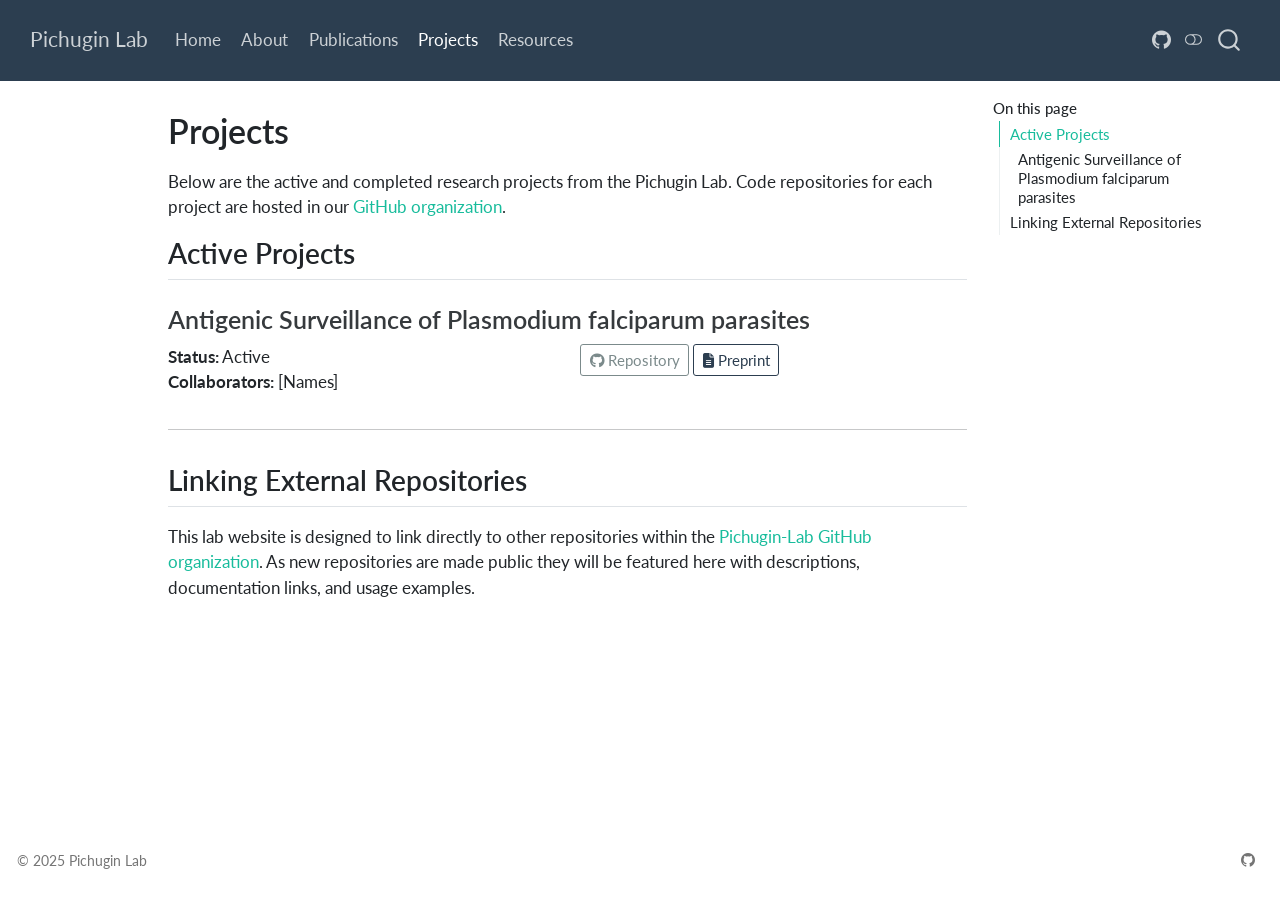
<file: docs/projects.html>
<!DOCTYPE html>
<html xmlns="http://www.w3.org/1999/xhtml" lang="en" xml:lang="en"><head>

<meta charset="utf-8">
<meta name="generator" content="quarto-1.6.37">

<meta name="viewport" content="width=device-width, initial-scale=1.0, user-scalable=yes">


<title>Projects – Pichugin Lab</title>
<style>
code{white-space: pre-wrap;}
span.smallcaps{font-variant: small-caps;}
div.columns{display: flex; gap: min(4vw, 1.5em);}
div.column{flex: auto; overflow-x: auto;}
div.hanging-indent{margin-left: 1.5em; text-indent: -1.5em;}
ul.task-list{list-style: none;}
ul.task-list li input[type="checkbox"] {
  width: 0.8em;
  margin: 0 0.8em 0.2em -1em; /* quarto-specific, see https://github.com/quarto-dev/quarto-cli/issues/4556 */ 
  vertical-align: middle;
}
</style>


<script src="site_libs/quarto-nav/quarto-nav.js"></script>
<script src="site_libs/quarto-nav/headroom.min.js"></script>
<script src="site_libs/clipboard/clipboard.min.js"></script>
<script src="site_libs/quarto-search/autocomplete.umd.js"></script>
<script src="site_libs/quarto-search/fuse.min.js"></script>
<script src="site_libs/quarto-search/quarto-search.js"></script>
<meta name="quarto:offset" content="./">
<link href="./images/favicon.ico" rel="icon">
<script src="site_libs/quarto-html/quarto.js"></script>
<script src="site_libs/quarto-html/popper.min.js"></script>
<script src="site_libs/quarto-html/tippy.umd.min.js"></script>
<script src="site_libs/quarto-html/anchor.min.js"></script>
<link href="site_libs/quarto-html/tippy.css" rel="stylesheet">
<link href="site_libs/quarto-html/quarto-syntax-highlighting-29e2c20b02301cfff04dc8050bf30c7e.css" rel="stylesheet" class="quarto-color-scheme" id="quarto-text-highlighting-styles">
<link href="site_libs/quarto-html/quarto-syntax-highlighting-dark-43df0d6f53b733b42d37fa7808e17715.css" rel="prefetch" class="quarto-color-scheme quarto-color-alternate" id="quarto-text-highlighting-styles">
<script src="site_libs/bootstrap/bootstrap.min.js"></script>
<link href="site_libs/bootstrap/bootstrap-icons.css" rel="stylesheet">
<link href="site_libs/bootstrap/bootstrap-c473d3839dde5e63c4851e378c96097d.min.css" rel="stylesheet" append-hash="true" class="quarto-color-scheme" id="quarto-bootstrap" data-mode="light">
<link href="site_libs/bootstrap/bootstrap-dark-d1e6b0c1635ace7e0b45666e6138108b.min.css" rel="prefetch" append-hash="true" class="quarto-color-scheme quarto-color-alternate" id="quarto-bootstrap" data-mode="dark">
<link href="site_libs/quarto-contrib/fontawesome6-6.7.2/all.min.css" rel="stylesheet">
<link href="site_libs/quarto-contrib/fontawesome6-6.7.2/latex-fontsize.css" rel="stylesheet">
<script id="quarto-search-options" type="application/json">{
  "location": "navbar",
  "copy-button": false,
  "collapse-after": 3,
  "panel-placement": "end",
  "type": "overlay",
  "limit": 50,
  "keyboard-shortcut": [
    "f",
    "/",
    "s"
  ],
  "show-item-context": false,
  "language": {
    "search-no-results-text": "No results",
    "search-matching-documents-text": "matching documents",
    "search-copy-link-title": "Copy link to search",
    "search-hide-matches-text": "Hide additional matches",
    "search-more-match-text": "more match in this document",
    "search-more-matches-text": "more matches in this document",
    "search-clear-button-title": "Clear",
    "search-text-placeholder": "",
    "search-detached-cancel-button-title": "Cancel",
    "search-submit-button-title": "Submit",
    "search-label": "Search"
  }
}</script>


<link rel="stylesheet" href="styles.css">
</head>

<body class="nav-fixed">

<div id="quarto-search-results"></div>
  <header id="quarto-header" class="headroom fixed-top">
    <nav class="navbar navbar-expand-lg " data-bs-theme="dark">
      <div class="navbar-container container-fluid">
      <div class="navbar-brand-container mx-auto">
    <a class="navbar-brand" href="./index.html">
    <span class="navbar-title">Pichugin Lab</span>
    </a>
  </div>
            <div id="quarto-search" class="" title="Search"></div>
          <button class="navbar-toggler" type="button" data-bs-toggle="collapse" data-bs-target="#navbarCollapse" aria-controls="navbarCollapse" role="menu" aria-expanded="false" aria-label="Toggle navigation" onclick="if (window.quartoToggleHeadroom) { window.quartoToggleHeadroom(); }">
  <span class="navbar-toggler-icon"></span>
</button>
          <div class="collapse navbar-collapse" id="navbarCollapse">
            <ul class="navbar-nav navbar-nav-scroll me-auto">
  <li class="nav-item">
    <a class="nav-link" href="./index.html"> 
<span class="menu-text">Home</span></a>
  </li>  
  <li class="nav-item">
    <a class="nav-link" href="./about.html"> 
<span class="menu-text">About</span></a>
  </li>  
  <li class="nav-item">
    <a class="nav-link" href="./publications.html"> 
<span class="menu-text">Publications</span></a>
  </li>  
  <li class="nav-item">
    <a class="nav-link active" href="./projects.html" aria-current="page"> 
<span class="menu-text">Projects</span></a>
  </li>  
  <li class="nav-item">
    <a class="nav-link" href="./resources.html"> 
<span class="menu-text">Resources</span></a>
  </li>  
</ul>
            <ul class="navbar-nav navbar-nav-scroll ms-auto">
  <li class="nav-item compact">
    <a class="nav-link" href="https://github.com/Pichugin-Lab"> <i class="bi bi-github" role="img" aria-label="GitHub">
</i> 
<span class="menu-text"></span></a>
  </li>  
</ul>
          </div> <!-- /navcollapse -->
            <div class="quarto-navbar-tools">
  <a href="" class="quarto-color-scheme-toggle quarto-navigation-tool  px-1" onclick="window.quartoToggleColorScheme(); return false;" title="Toggle dark mode"><i class="bi"></i></a>
</div>
      </div> <!-- /container-fluid -->
    </nav>
</header>
<!-- content -->
<div id="quarto-content" class="quarto-container page-columns page-rows-contents page-layout-article page-navbar">
<!-- sidebar -->
<!-- margin-sidebar -->
    <div id="quarto-margin-sidebar" class="sidebar margin-sidebar">
        <nav id="TOC" role="doc-toc" class="toc-active">
    <h2 id="toc-title">On this page</h2>
   
  <ul>
  <li><a href="#active-projects" id="toc-active-projects" class="nav-link active" data-scroll-target="#active-projects">Active Projects</a>
  <ul class="collapse">
  <li><a href="#antigenic-surveillance-of-plasmodium-falciparum-parasites" id="toc-antigenic-surveillance-of-plasmodium-falciparum-parasites" class="nav-link" data-scroll-target="#antigenic-surveillance-of-plasmodium-falciparum-parasites">Antigenic Surveillance of Plasmodium falciparum parasites</a></li>
  </ul></li>
  <li><a href="#linking-external-repositories" id="toc-linking-external-repositories" class="nav-link" data-scroll-target="#linking-external-repositories">Linking External Repositories</a></li>
  </ul>
</nav>
    </div>
<!-- main -->
<main class="content" id="quarto-document-content">

<header id="title-block-header" class="quarto-title-block default">
<div class="quarto-title">
<h1 class="title">Projects</h1>
</div>



<div class="quarto-title-meta">

    
  
    
  </div>
  


</header>


<p>Below are the active and completed research projects from the Pichugin Lab. Code repositories for each project are hosted in our <a href="https://github.com/Pichugin-Lab">GitHub organization</a>.</p>
<section id="active-projects" class="level2">
<h2 class="anchored" data-anchor-id="active-projects">Active Projects</h2>
<section id="antigenic-surveillance-of-plasmodium-falciparum-parasites" class="level3">
<h3 class="anchored" data-anchor-id="antigenic-surveillance-of-plasmodium-falciparum-parasites">Antigenic Surveillance of Plasmodium falciparum parasites</h3>
<div class="grid">
<div class="g-col-12 g-col-md-6">
<p><strong>Status:</strong> Active<br>
<strong>Collaborators:</strong> [Names]</p>
</div>
<div class="g-col-12 g-col-md-6">
<p><a href="https://github.com/Pichugin-Lab" class="btn btn-sm btn-outline-dark"><i class="fa-brands fa-github" aria-label="github"></i> Repository</a> <a href="#" class="btn btn-sm btn-outline-primary"><i class="fa-solid fa-file-lines" aria-label="file-lines"></i> Preprint</a></p>
</div>
</div>
<hr>
</section>
</section>
<section id="linking-external-repositories" class="level2">
<h2 class="anchored" data-anchor-id="linking-external-repositories">Linking External Repositories</h2>
<p>This lab website is designed to link directly to other repositories within the <a href="https://github.com/Pichugin-Lab">Pichugin-Lab GitHub organization</a>. As new repositories are made public they will be featured here with descriptions, documentation links, and usage examples.</p>


</section>

</main> <!-- /main -->
<script id="quarto-html-after-body" type="application/javascript">
window.document.addEventListener("DOMContentLoaded", function (event) {
  const toggleBodyColorMode = (bsSheetEl) => {
    const mode = bsSheetEl.getAttribute("data-mode");
    const bodyEl = window.document.querySelector("body");
    if (mode === "dark") {
      bodyEl.classList.add("quarto-dark");
      bodyEl.classList.remove("quarto-light");
    } else {
      bodyEl.classList.add("quarto-light");
      bodyEl.classList.remove("quarto-dark");
    }
  }
  const toggleBodyColorPrimary = () => {
    const bsSheetEl = window.document.querySelector("link#quarto-bootstrap");
    if (bsSheetEl) {
      toggleBodyColorMode(bsSheetEl);
    }
  }
  toggleBodyColorPrimary();  
  const disableStylesheet = (stylesheets) => {
    for (let i=0; i < stylesheets.length; i++) {
      const stylesheet = stylesheets[i];
      stylesheet.rel = 'prefetch';
    }
  }
  const enableStylesheet = (stylesheets) => {
    for (let i=0; i < stylesheets.length; i++) {
      const stylesheet = stylesheets[i];
      stylesheet.rel = 'stylesheet';
    }
  }
  const manageTransitions = (selector, allowTransitions) => {
    const els = window.document.querySelectorAll(selector);
    for (let i=0; i < els.length; i++) {
      const el = els[i];
      if (allowTransitions) {
        el.classList.remove('notransition');
      } else {
        el.classList.add('notransition');
      }
    }
  }
  const toggleGiscusIfUsed = (isAlternate, darkModeDefault) => {
    const baseTheme = document.querySelector('#giscus-base-theme')?.value ?? 'light';
    const alternateTheme = document.querySelector('#giscus-alt-theme')?.value ?? 'dark';
    let newTheme = '';
    if(darkModeDefault) {
      newTheme = isAlternate ? baseTheme : alternateTheme;
    } else {
      newTheme = isAlternate ? alternateTheme : baseTheme;
    }
    const changeGiscusTheme = () => {
      // From: https://github.com/giscus/giscus/issues/336
      const sendMessage = (message) => {
        const iframe = document.querySelector('iframe.giscus-frame');
        if (!iframe) return;
        iframe.contentWindow.postMessage({ giscus: message }, 'https://giscus.app');
      }
      sendMessage({
        setConfig: {
          theme: newTheme
        }
      });
    }
    const isGiscussLoaded = window.document.querySelector('iframe.giscus-frame') !== null;
    if (isGiscussLoaded) {
      changeGiscusTheme();
    }
  }
  const toggleColorMode = (alternate) => {
    // Switch the stylesheets
    const alternateStylesheets = window.document.querySelectorAll('link.quarto-color-scheme.quarto-color-alternate');
    manageTransitions('#quarto-margin-sidebar .nav-link', false);
    if (alternate) {
      enableStylesheet(alternateStylesheets);
      for (const sheetNode of alternateStylesheets) {
        if (sheetNode.id === "quarto-bootstrap") {
          toggleBodyColorMode(sheetNode);
        }
      }
    } else {
      disableStylesheet(alternateStylesheets);
      toggleBodyColorPrimary();
    }
    manageTransitions('#quarto-margin-sidebar .nav-link', true);
    // Switch the toggles
    const toggles = window.document.querySelectorAll('.quarto-color-scheme-toggle');
    for (let i=0; i < toggles.length; i++) {
      const toggle = toggles[i];
      if (toggle) {
        if (alternate) {
          toggle.classList.add("alternate");     
        } else {
          toggle.classList.remove("alternate");
        }
      }
    }
    // Hack to workaround the fact that safari doesn't
    // properly recolor the scrollbar when toggling (#1455)
    if (navigator.userAgent.indexOf('Safari') > 0 && navigator.userAgent.indexOf('Chrome') == -1) {
      manageTransitions("body", false);
      window.scrollTo(0, 1);
      setTimeout(() => {
        window.scrollTo(0, 0);
        manageTransitions("body", true);
      }, 40);  
    }
  }
  const isFileUrl = () => { 
    return window.location.protocol === 'file:';
  }
  const hasAlternateSentinel = () => {  
    let styleSentinel = getColorSchemeSentinel();
    if (styleSentinel !== null) {
      return styleSentinel === "alternate";
    } else {
      return false;
    }
  }
  const setStyleSentinel = (alternate) => {
    const value = alternate ? "alternate" : "default";
    if (!isFileUrl()) {
      window.localStorage.setItem("quarto-color-scheme", value);
    } else {
      localAlternateSentinel = value;
    }
  }
  const getColorSchemeSentinel = () => {
    if (!isFileUrl()) {
      const storageValue = window.localStorage.getItem("quarto-color-scheme");
      return storageValue != null ? storageValue : localAlternateSentinel;
    } else {
      return localAlternateSentinel;
    }
  }
  const darkModeDefault = false;
  let localAlternateSentinel = darkModeDefault ? 'alternate' : 'default';
  // Dark / light mode switch
  window.quartoToggleColorScheme = () => {
    // Read the current dark / light value 
    let toAlternate = !hasAlternateSentinel();
    toggleColorMode(toAlternate);
    setStyleSentinel(toAlternate);
    toggleGiscusIfUsed(toAlternate, darkModeDefault);
  };
  // Ensure there is a toggle, if there isn't float one in the top right
  if (window.document.querySelector('.quarto-color-scheme-toggle') === null) {
    const a = window.document.createElement('a');
    a.classList.add('top-right');
    a.classList.add('quarto-color-scheme-toggle');
    a.href = "";
    a.onclick = function() { try { window.quartoToggleColorScheme(); } catch {} return false; };
    const i = window.document.createElement("i");
    i.classList.add('bi');
    a.appendChild(i);
    window.document.body.appendChild(a);
  }
  // Switch to dark mode if need be
  if (hasAlternateSentinel()) {
    toggleColorMode(true);
  } else {
    toggleColorMode(false);
  }
  const icon = "";
  const anchorJS = new window.AnchorJS();
  anchorJS.options = {
    placement: 'right',
    icon: icon
  };
  anchorJS.add('.anchored');
  const isCodeAnnotation = (el) => {
    for (const clz of el.classList) {
      if (clz.startsWith('code-annotation-')) {                     
        return true;
      }
    }
    return false;
  }
  const onCopySuccess = function(e) {
    // button target
    const button = e.trigger;
    // don't keep focus
    button.blur();
    // flash "checked"
    button.classList.add('code-copy-button-checked');
    var currentTitle = button.getAttribute("title");
    button.setAttribute("title", "Copied!");
    let tooltip;
    if (window.bootstrap) {
      button.setAttribute("data-bs-toggle", "tooltip");
      button.setAttribute("data-bs-placement", "left");
      button.setAttribute("data-bs-title", "Copied!");
      tooltip = new bootstrap.Tooltip(button, 
        { trigger: "manual", 
          customClass: "code-copy-button-tooltip",
          offset: [0, -8]});
      tooltip.show();    
    }
    setTimeout(function() {
      if (tooltip) {
        tooltip.hide();
        button.removeAttribute("data-bs-title");
        button.removeAttribute("data-bs-toggle");
        button.removeAttribute("data-bs-placement");
      }
      button.setAttribute("title", currentTitle);
      button.classList.remove('code-copy-button-checked');
    }, 1000);
    // clear code selection
    e.clearSelection();
  }
  const getTextToCopy = function(trigger) {
      const codeEl = trigger.previousElementSibling.cloneNode(true);
      for (const childEl of codeEl.children) {
        if (isCodeAnnotation(childEl)) {
          childEl.remove();
        }
      }
      return codeEl.innerText;
  }
  const clipboard = new window.ClipboardJS('.code-copy-button:not([data-in-quarto-modal])', {
    text: getTextToCopy
  });
  clipboard.on('success', onCopySuccess);
  if (window.document.getElementById('quarto-embedded-source-code-modal')) {
    const clipboardModal = new window.ClipboardJS('.code-copy-button[data-in-quarto-modal]', {
      text: getTextToCopy,
      container: window.document.getElementById('quarto-embedded-source-code-modal')
    });
    clipboardModal.on('success', onCopySuccess);
  }
    var localhostRegex = new RegExp(/^(?:http|https):\/\/localhost\:?[0-9]*\//);
    var mailtoRegex = new RegExp(/^mailto:/);
      var filterRegex = new RegExp('/' + window.location.host + '/');
    var isInternal = (href) => {
        return filterRegex.test(href) || localhostRegex.test(href) || mailtoRegex.test(href);
    }
    // Inspect non-navigation links and adorn them if external
 	var links = window.document.querySelectorAll('a[href]:not(.nav-link):not(.navbar-brand):not(.toc-action):not(.sidebar-link):not(.sidebar-item-toggle):not(.pagination-link):not(.no-external):not([aria-hidden]):not(.dropdown-item):not(.quarto-navigation-tool):not(.about-link)');
    for (var i=0; i<links.length; i++) {
      const link = links[i];
      if (!isInternal(link.href)) {
        // undo the damage that might have been done by quarto-nav.js in the case of
        // links that we want to consider external
        if (link.dataset.originalHref !== undefined) {
          link.href = link.dataset.originalHref;
        }
      }
    }
  function tippyHover(el, contentFn, onTriggerFn, onUntriggerFn) {
    const config = {
      allowHTML: true,
      maxWidth: 500,
      delay: 100,
      arrow: false,
      appendTo: function(el) {
          return el.parentElement;
      },
      interactive: true,
      interactiveBorder: 10,
      theme: 'quarto',
      placement: 'bottom-start',
    };
    if (contentFn) {
      config.content = contentFn;
    }
    if (onTriggerFn) {
      config.onTrigger = onTriggerFn;
    }
    if (onUntriggerFn) {
      config.onUntrigger = onUntriggerFn;
    }
    window.tippy(el, config); 
  }
  const noterefs = window.document.querySelectorAll('a[role="doc-noteref"]');
  for (var i=0; i<noterefs.length; i++) {
    const ref = noterefs[i];
    tippyHover(ref, function() {
      // use id or data attribute instead here
      let href = ref.getAttribute('data-footnote-href') || ref.getAttribute('href');
      try { href = new URL(href).hash; } catch {}
      const id = href.replace(/^#\/?/, "");
      const note = window.document.getElementById(id);
      if (note) {
        return note.innerHTML;
      } else {
        return "";
      }
    });
  }
  const xrefs = window.document.querySelectorAll('a.quarto-xref');
  const processXRef = (id, note) => {
    // Strip column container classes
    const stripColumnClz = (el) => {
      el.classList.remove("page-full", "page-columns");
      if (el.children) {
        for (const child of el.children) {
          stripColumnClz(child);
        }
      }
    }
    stripColumnClz(note)
    if (id === null || id.startsWith('sec-')) {
      // Special case sections, only their first couple elements
      const container = document.createElement("div");
      if (note.children && note.children.length > 2) {
        container.appendChild(note.children[0].cloneNode(true));
        for (let i = 1; i < note.children.length; i++) {
          const child = note.children[i];
          if (child.tagName === "P" && child.innerText === "") {
            continue;
          } else {
            container.appendChild(child.cloneNode(true));
            break;
          }
        }
        if (window.Quarto?.typesetMath) {
          window.Quarto.typesetMath(container);
        }
        return container.innerHTML
      } else {
        if (window.Quarto?.typesetMath) {
          window.Quarto.typesetMath(note);
        }
        return note.innerHTML;
      }
    } else {
      // Remove any anchor links if they are present
      const anchorLink = note.querySelector('a.anchorjs-link');
      if (anchorLink) {
        anchorLink.remove();
      }
      if (window.Quarto?.typesetMath) {
        window.Quarto.typesetMath(note);
      }
      if (note.classList.contains("callout")) {
        return note.outerHTML;
      } else {
        return note.innerHTML;
      }
    }
  }
  for (var i=0; i<xrefs.length; i++) {
    const xref = xrefs[i];
    tippyHover(xref, undefined, function(instance) {
      instance.disable();
      let url = xref.getAttribute('href');
      let hash = undefined; 
      if (url.startsWith('#')) {
        hash = url;
      } else {
        try { hash = new URL(url).hash; } catch {}
      }
      if (hash) {
        const id = hash.replace(/^#\/?/, "");
        const note = window.document.getElementById(id);
        if (note !== null) {
          try {
            const html = processXRef(id, note.cloneNode(true));
            instance.setContent(html);
          } finally {
            instance.enable();
            instance.show();
          }
        } else {
          // See if we can fetch this
          fetch(url.split('#')[0])
          .then(res => res.text())
          .then(html => {
            const parser = new DOMParser();
            const htmlDoc = parser.parseFromString(html, "text/html");
            const note = htmlDoc.getElementById(id);
            if (note !== null) {
              const html = processXRef(id, note);
              instance.setContent(html);
            } 
          }).finally(() => {
            instance.enable();
            instance.show();
          });
        }
      } else {
        // See if we can fetch a full url (with no hash to target)
        // This is a special case and we should probably do some content thinning / targeting
        fetch(url)
        .then(res => res.text())
        .then(html => {
          const parser = new DOMParser();
          const htmlDoc = parser.parseFromString(html, "text/html");
          const note = htmlDoc.querySelector('main.content');
          if (note !== null) {
            // This should only happen for chapter cross references
            // (since there is no id in the URL)
            // remove the first header
            if (note.children.length > 0 && note.children[0].tagName === "HEADER") {
              note.children[0].remove();
            }
            const html = processXRef(null, note);
            instance.setContent(html);
          } 
        }).finally(() => {
          instance.enable();
          instance.show();
        });
      }
    }, function(instance) {
    });
  }
      let selectedAnnoteEl;
      const selectorForAnnotation = ( cell, annotation) => {
        let cellAttr = 'data-code-cell="' + cell + '"';
        let lineAttr = 'data-code-annotation="' +  annotation + '"';
        const selector = 'span[' + cellAttr + '][' + lineAttr + ']';
        return selector;
      }
      const selectCodeLines = (annoteEl) => {
        const doc = window.document;
        const targetCell = annoteEl.getAttribute("data-target-cell");
        const targetAnnotation = annoteEl.getAttribute("data-target-annotation");
        const annoteSpan = window.document.querySelector(selectorForAnnotation(targetCell, targetAnnotation));
        const lines = annoteSpan.getAttribute("data-code-lines").split(",");
        const lineIds = lines.map((line) => {
          return targetCell + "-" + line;
        })
        let top = null;
        let height = null;
        let parent = null;
        if (lineIds.length > 0) {
            //compute the position of the single el (top and bottom and make a div)
            const el = window.document.getElementById(lineIds[0]);
            top = el.offsetTop;
            height = el.offsetHeight;
            parent = el.parentElement.parentElement;
          if (lineIds.length > 1) {
            const lastEl = window.document.getElementById(lineIds[lineIds.length - 1]);
            const bottom = lastEl.offsetTop + lastEl.offsetHeight;
            height = bottom - top;
          }
          if (top !== null && height !== null && parent !== null) {
            // cook up a div (if necessary) and position it 
            let div = window.document.getElementById("code-annotation-line-highlight");
            if (div === null) {
              div = window.document.createElement("div");
              div.setAttribute("id", "code-annotation-line-highlight");
              div.style.position = 'absolute';
              parent.appendChild(div);
            }
            div.style.top = top - 2 + "px";
            div.style.height = height + 4 + "px";
            div.style.left = 0;
            let gutterDiv = window.document.getElementById("code-annotation-line-highlight-gutter");
            if (gutterDiv === null) {
              gutterDiv = window.document.createElement("div");
              gutterDiv.setAttribute("id", "code-annotation-line-highlight-gutter");
              gutterDiv.style.position = 'absolute';
              const codeCell = window.document.getElementById(targetCell);
              const gutter = codeCell.querySelector('.code-annotation-gutter');
              gutter.appendChild(gutterDiv);
            }
            gutterDiv.style.top = top - 2 + "px";
            gutterDiv.style.height = height + 4 + "px";
          }
          selectedAnnoteEl = annoteEl;
        }
      };
      const unselectCodeLines = () => {
        const elementsIds = ["code-annotation-line-highlight", "code-annotation-line-highlight-gutter"];
        elementsIds.forEach((elId) => {
          const div = window.document.getElementById(elId);
          if (div) {
            div.remove();
          }
        });
        selectedAnnoteEl = undefined;
      };
        // Handle positioning of the toggle
    window.addEventListener(
      "resize",
      throttle(() => {
        elRect = undefined;
        if (selectedAnnoteEl) {
          selectCodeLines(selectedAnnoteEl);
        }
      }, 10)
    );
    function throttle(fn, ms) {
    let throttle = false;
    let timer;
      return (...args) => {
        if(!throttle) { // first call gets through
            fn.apply(this, args);
            throttle = true;
        } else { // all the others get throttled
            if(timer) clearTimeout(timer); // cancel #2
            timer = setTimeout(() => {
              fn.apply(this, args);
              timer = throttle = false;
            }, ms);
        }
      };
    }
      // Attach click handler to the DT
      const annoteDls = window.document.querySelectorAll('dt[data-target-cell]');
      for (const annoteDlNode of annoteDls) {
        annoteDlNode.addEventListener('click', (event) => {
          const clickedEl = event.target;
          if (clickedEl !== selectedAnnoteEl) {
            unselectCodeLines();
            const activeEl = window.document.querySelector('dt[data-target-cell].code-annotation-active');
            if (activeEl) {
              activeEl.classList.remove('code-annotation-active');
            }
            selectCodeLines(clickedEl);
            clickedEl.classList.add('code-annotation-active');
          } else {
            // Unselect the line
            unselectCodeLines();
            clickedEl.classList.remove('code-annotation-active');
          }
        });
      }
  const findCites = (el) => {
    const parentEl = el.parentElement;
    if (parentEl) {
      const cites = parentEl.dataset.cites;
      if (cites) {
        return {
          el,
          cites: cites.split(' ')
        };
      } else {
        return findCites(el.parentElement)
      }
    } else {
      return undefined;
    }
  };
  var bibliorefs = window.document.querySelectorAll('a[role="doc-biblioref"]');
  for (var i=0; i<bibliorefs.length; i++) {
    const ref = bibliorefs[i];
    const citeInfo = findCites(ref);
    if (citeInfo) {
      tippyHover(citeInfo.el, function() {
        var popup = window.document.createElement('div');
        citeInfo.cites.forEach(function(cite) {
          var citeDiv = window.document.createElement('div');
          citeDiv.classList.add('hanging-indent');
          citeDiv.classList.add('csl-entry');
          var biblioDiv = window.document.getElementById('ref-' + cite);
          if (biblioDiv) {
            citeDiv.innerHTML = biblioDiv.innerHTML;
          }
          popup.appendChild(citeDiv);
        });
        return popup.innerHTML;
      });
    }
  }
});
</script>
</div> <!-- /content -->
<footer class="footer">
  <div class="nav-footer">
    <div class="nav-footer-left">
<p>© 2025 Pichugin Lab</p>
</div>   
    <div class="nav-footer-center">
      &nbsp;
    </div>
    <div class="nav-footer-right">
      <ul class="footer-items list-unstyled">
    <li class="nav-item compact">
    <a class="nav-link" href="https://github.com/Pichugin-Lab">
      <i class="bi bi-github" role="img">
</i> 
    </a>
  </li>  
</ul>
    </div>
  </div>
</footer>




</body></html>
</file>
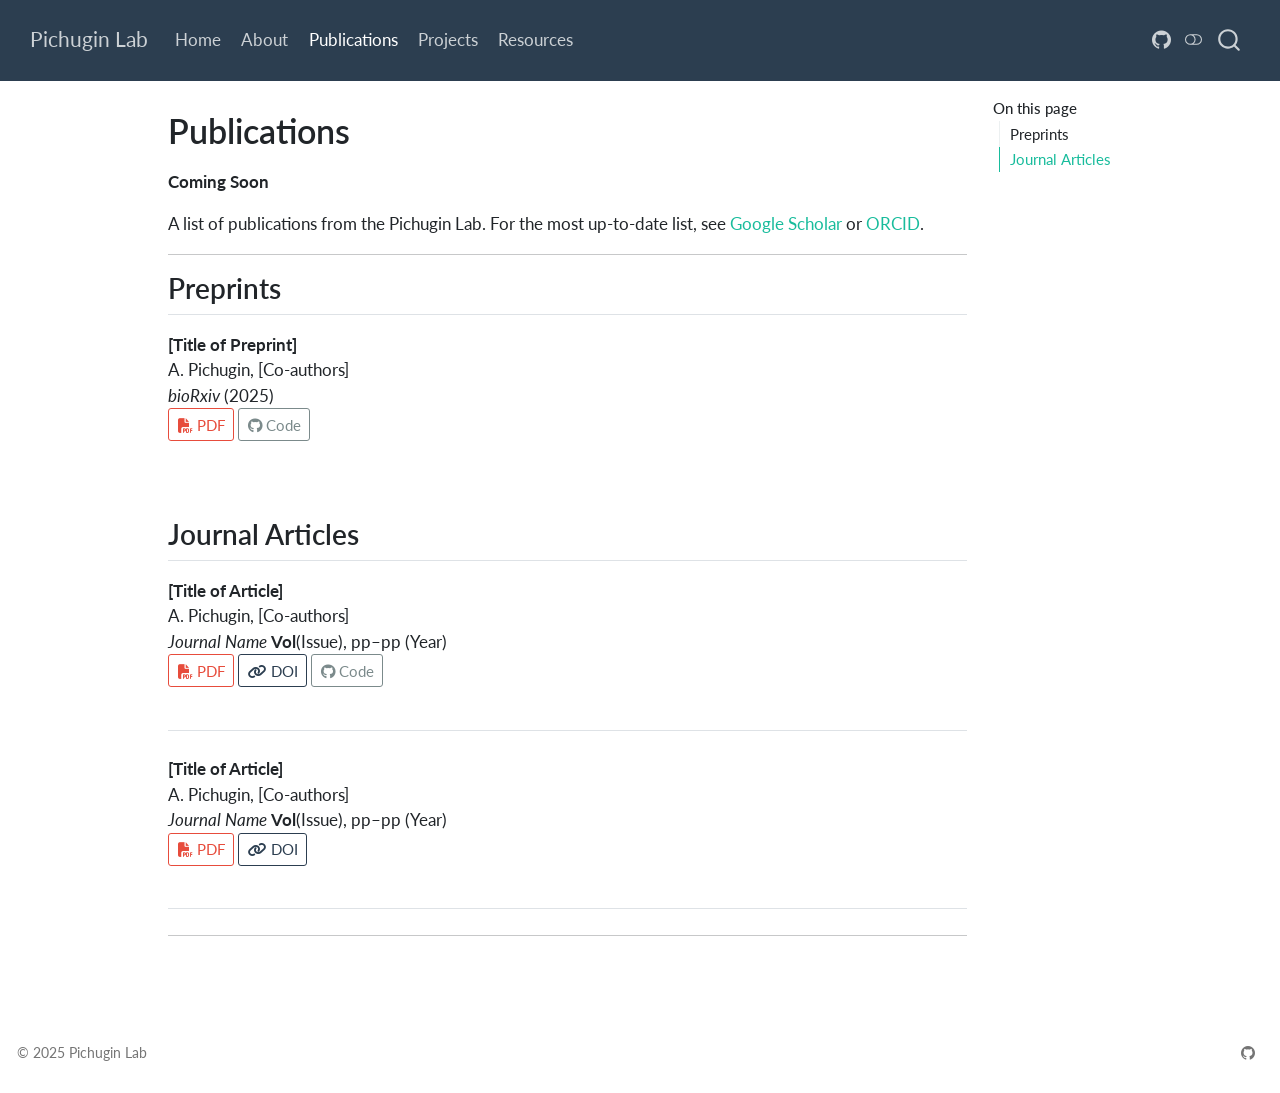
<file: docs/publications.html>
<!DOCTYPE html>
<html xmlns="http://www.w3.org/1999/xhtml" lang="en" xml:lang="en"><head>

<meta charset="utf-8">
<meta name="generator" content="quarto-1.6.37">

<meta name="viewport" content="width=device-width, initial-scale=1.0, user-scalable=yes">


<title>Publications – Pichugin Lab</title>
<style>
code{white-space: pre-wrap;}
span.smallcaps{font-variant: small-caps;}
div.columns{display: flex; gap: min(4vw, 1.5em);}
div.column{flex: auto; overflow-x: auto;}
div.hanging-indent{margin-left: 1.5em; text-indent: -1.5em;}
ul.task-list{list-style: none;}
ul.task-list li input[type="checkbox"] {
  width: 0.8em;
  margin: 0 0.8em 0.2em -1em; /* quarto-specific, see https://github.com/quarto-dev/quarto-cli/issues/4556 */ 
  vertical-align: middle;
}
</style>


<script src="site_libs/quarto-nav/quarto-nav.js"></script>
<script src="site_libs/quarto-nav/headroom.min.js"></script>
<script src="site_libs/clipboard/clipboard.min.js"></script>
<script src="site_libs/quarto-search/autocomplete.umd.js"></script>
<script src="site_libs/quarto-search/fuse.min.js"></script>
<script src="site_libs/quarto-search/quarto-search.js"></script>
<meta name="quarto:offset" content="./">
<link href="./images/favicon.ico" rel="icon">
<script src="site_libs/quarto-html/quarto.js"></script>
<script src="site_libs/quarto-html/popper.min.js"></script>
<script src="site_libs/quarto-html/tippy.umd.min.js"></script>
<script src="site_libs/quarto-html/anchor.min.js"></script>
<link href="site_libs/quarto-html/tippy.css" rel="stylesheet">
<link href="site_libs/quarto-html/quarto-syntax-highlighting-29e2c20b02301cfff04dc8050bf30c7e.css" rel="stylesheet" class="quarto-color-scheme" id="quarto-text-highlighting-styles">
<link href="site_libs/quarto-html/quarto-syntax-highlighting-dark-43df0d6f53b733b42d37fa7808e17715.css" rel="prefetch" class="quarto-color-scheme quarto-color-alternate" id="quarto-text-highlighting-styles">
<script src="site_libs/bootstrap/bootstrap.min.js"></script>
<link href="site_libs/bootstrap/bootstrap-icons.css" rel="stylesheet">
<link href="site_libs/bootstrap/bootstrap-c473d3839dde5e63c4851e378c96097d.min.css" rel="stylesheet" append-hash="true" class="quarto-color-scheme" id="quarto-bootstrap" data-mode="light">
<link href="site_libs/bootstrap/bootstrap-dark-d1e6b0c1635ace7e0b45666e6138108b.min.css" rel="prefetch" append-hash="true" class="quarto-color-scheme quarto-color-alternate" id="quarto-bootstrap" data-mode="dark">
<link href="site_libs/quarto-contrib/fontawesome6-6.7.2/all.min.css" rel="stylesheet">
<link href="site_libs/quarto-contrib/fontawesome6-6.7.2/latex-fontsize.css" rel="stylesheet">
<script id="quarto-search-options" type="application/json">{
  "location": "navbar",
  "copy-button": false,
  "collapse-after": 3,
  "panel-placement": "end",
  "type": "overlay",
  "limit": 50,
  "keyboard-shortcut": [
    "f",
    "/",
    "s"
  ],
  "show-item-context": false,
  "language": {
    "search-no-results-text": "No results",
    "search-matching-documents-text": "matching documents",
    "search-copy-link-title": "Copy link to search",
    "search-hide-matches-text": "Hide additional matches",
    "search-more-match-text": "more match in this document",
    "search-more-matches-text": "more matches in this document",
    "search-clear-button-title": "Clear",
    "search-text-placeholder": "",
    "search-detached-cancel-button-title": "Cancel",
    "search-submit-button-title": "Submit",
    "search-label": "Search"
  }
}</script>


<link rel="stylesheet" href="styles.css">
</head>

<body class="nav-fixed">

<div id="quarto-search-results"></div>
  <header id="quarto-header" class="headroom fixed-top">
    <nav class="navbar navbar-expand-lg " data-bs-theme="dark">
      <div class="navbar-container container-fluid">
      <div class="navbar-brand-container mx-auto">
    <a class="navbar-brand" href="./index.html">
    <span class="navbar-title">Pichugin Lab</span>
    </a>
  </div>
            <div id="quarto-search" class="" title="Search"></div>
          <button class="navbar-toggler" type="button" data-bs-toggle="collapse" data-bs-target="#navbarCollapse" aria-controls="navbarCollapse" role="menu" aria-expanded="false" aria-label="Toggle navigation" onclick="if (window.quartoToggleHeadroom) { window.quartoToggleHeadroom(); }">
  <span class="navbar-toggler-icon"></span>
</button>
          <div class="collapse navbar-collapse" id="navbarCollapse">
            <ul class="navbar-nav navbar-nav-scroll me-auto">
  <li class="nav-item">
    <a class="nav-link" href="./index.html"> 
<span class="menu-text">Home</span></a>
  </li>  
  <li class="nav-item">
    <a class="nav-link" href="./about.html"> 
<span class="menu-text">About</span></a>
  </li>  
  <li class="nav-item">
    <a class="nav-link active" href="./publications.html" aria-current="page"> 
<span class="menu-text">Publications</span></a>
  </li>  
  <li class="nav-item">
    <a class="nav-link" href="./projects.html"> 
<span class="menu-text">Projects</span></a>
  </li>  
  <li class="nav-item">
    <a class="nav-link" href="./resources.html"> 
<span class="menu-text">Resources</span></a>
  </li>  
</ul>
            <ul class="navbar-nav navbar-nav-scroll ms-auto">
  <li class="nav-item compact">
    <a class="nav-link" href="https://github.com/Pichugin-Lab"> <i class="bi bi-github" role="img" aria-label="GitHub">
</i> 
<span class="menu-text"></span></a>
  </li>  
</ul>
          </div> <!-- /navcollapse -->
            <div class="quarto-navbar-tools">
  <a href="" class="quarto-color-scheme-toggle quarto-navigation-tool  px-1" onclick="window.quartoToggleColorScheme(); return false;" title="Toggle dark mode"><i class="bi"></i></a>
</div>
      </div> <!-- /container-fluid -->
    </nav>
</header>
<!-- content -->
<div id="quarto-content" class="quarto-container page-columns page-rows-contents page-layout-article page-navbar">
<!-- sidebar -->
<!-- margin-sidebar -->
    <div id="quarto-margin-sidebar" class="sidebar margin-sidebar">
        <nav id="TOC" role="doc-toc" class="toc-active">
    <h2 id="toc-title">On this page</h2>
   
  <ul>
  <li><a href="#preprints" id="toc-preprints" class="nav-link active" data-scroll-target="#preprints">Preprints</a></li>
  <li><a href="#journal-articles" id="toc-journal-articles" class="nav-link" data-scroll-target="#journal-articles">Journal Articles</a></li>
  </ul>
</nav>
    </div>
<!-- main -->
<main class="content" id="quarto-document-content">

<header id="title-block-header" class="quarto-title-block default">
<div class="quarto-title">
<h1 class="title">Publications</h1>
</div>



<div class="quarto-title-meta">

    
  
    
  </div>
  


</header>


<p><strong>Coming Soon</strong></p>
<p>A list of publications from the Pichugin Lab. For the most up-to-date list, see <a href="https://scholar.google.com">Google Scholar</a> or <a href="https://orcid.org">ORCID</a>.</p>
<hr>
<section id="preprints" class="level2">
<h2 class="anchored" data-anchor-id="preprints">Preprints</h2>
<div class="publication-entry">
<p><strong>[Title of Preprint]</strong><br>
A. Pichugin, [Co-authors]<br>
<em>bioRxiv</em> (2025)<br>
<a href="#" class="btn btn-sm btn-outline-danger"><i class="fa-solid fa-file-pdf" aria-label="file-pdf"></i> PDF</a> <a href="#" class="btn btn-sm btn-outline-dark"><i class="fa-brands fa-github" aria-label="github"></i> Code</a></p>
</div>
</section>
<section id="journal-articles" class="level2">
<h2 class="anchored" data-anchor-id="journal-articles">Journal Articles</h2>
<div class="publication-entry">
<p><strong>[Title of Article]</strong><br>
A. Pichugin, [Co-authors]<br>
<em>Journal Name</em> <strong>Vol</strong>(Issue), pp–pp (Year)<br>
<a href="#" class="btn btn-sm btn-outline-danger"><i class="fa-solid fa-file-pdf" aria-label="file-pdf"></i> PDF</a> <a href="#" class="btn btn-sm btn-outline-primary"><i class="fa-solid fa-link" aria-label="link"></i> DOI</a> <a href="#" class="btn btn-sm btn-outline-dark"><i class="fa-brands fa-github" aria-label="github"></i> Code</a></p>
</div>
<div class="publication-entry">
<p><strong>[Title of Article]</strong><br>
A. Pichugin, [Co-authors]<br>
<em>Journal Name</em> <strong>Vol</strong>(Issue), pp–pp (Year)<br>
<a href="#" class="btn btn-sm btn-outline-danger"><i class="fa-solid fa-file-pdf" aria-label="file-pdf"></i> PDF</a> <a href="#" class="btn btn-sm btn-outline-primary"><i class="fa-solid fa-link" aria-label="link"></i> DOI</a></p>
</div>
<hr>


</section>

</main> <!-- /main -->
<script id="quarto-html-after-body" type="application/javascript">
window.document.addEventListener("DOMContentLoaded", function (event) {
  const toggleBodyColorMode = (bsSheetEl) => {
    const mode = bsSheetEl.getAttribute("data-mode");
    const bodyEl = window.document.querySelector("body");
    if (mode === "dark") {
      bodyEl.classList.add("quarto-dark");
      bodyEl.classList.remove("quarto-light");
    } else {
      bodyEl.classList.add("quarto-light");
      bodyEl.classList.remove("quarto-dark");
    }
  }
  const toggleBodyColorPrimary = () => {
    const bsSheetEl = window.document.querySelector("link#quarto-bootstrap");
    if (bsSheetEl) {
      toggleBodyColorMode(bsSheetEl);
    }
  }
  toggleBodyColorPrimary();  
  const disableStylesheet = (stylesheets) => {
    for (let i=0; i < stylesheets.length; i++) {
      const stylesheet = stylesheets[i];
      stylesheet.rel = 'prefetch';
    }
  }
  const enableStylesheet = (stylesheets) => {
    for (let i=0; i < stylesheets.length; i++) {
      const stylesheet = stylesheets[i];
      stylesheet.rel = 'stylesheet';
    }
  }
  const manageTransitions = (selector, allowTransitions) => {
    const els = window.document.querySelectorAll(selector);
    for (let i=0; i < els.length; i++) {
      const el = els[i];
      if (allowTransitions) {
        el.classList.remove('notransition');
      } else {
        el.classList.add('notransition');
      }
    }
  }
  const toggleGiscusIfUsed = (isAlternate, darkModeDefault) => {
    const baseTheme = document.querySelector('#giscus-base-theme')?.value ?? 'light';
    const alternateTheme = document.querySelector('#giscus-alt-theme')?.value ?? 'dark';
    let newTheme = '';
    if(darkModeDefault) {
      newTheme = isAlternate ? baseTheme : alternateTheme;
    } else {
      newTheme = isAlternate ? alternateTheme : baseTheme;
    }
    const changeGiscusTheme = () => {
      // From: https://github.com/giscus/giscus/issues/336
      const sendMessage = (message) => {
        const iframe = document.querySelector('iframe.giscus-frame');
        if (!iframe) return;
        iframe.contentWindow.postMessage({ giscus: message }, 'https://giscus.app');
      }
      sendMessage({
        setConfig: {
          theme: newTheme
        }
      });
    }
    const isGiscussLoaded = window.document.querySelector('iframe.giscus-frame') !== null;
    if (isGiscussLoaded) {
      changeGiscusTheme();
    }
  }
  const toggleColorMode = (alternate) => {
    // Switch the stylesheets
    const alternateStylesheets = window.document.querySelectorAll('link.quarto-color-scheme.quarto-color-alternate');
    manageTransitions('#quarto-margin-sidebar .nav-link', false);
    if (alternate) {
      enableStylesheet(alternateStylesheets);
      for (const sheetNode of alternateStylesheets) {
        if (sheetNode.id === "quarto-bootstrap") {
          toggleBodyColorMode(sheetNode);
        }
      }
    } else {
      disableStylesheet(alternateStylesheets);
      toggleBodyColorPrimary();
    }
    manageTransitions('#quarto-margin-sidebar .nav-link', true);
    // Switch the toggles
    const toggles = window.document.querySelectorAll('.quarto-color-scheme-toggle');
    for (let i=0; i < toggles.length; i++) {
      const toggle = toggles[i];
      if (toggle) {
        if (alternate) {
          toggle.classList.add("alternate");     
        } else {
          toggle.classList.remove("alternate");
        }
      }
    }
    // Hack to workaround the fact that safari doesn't
    // properly recolor the scrollbar when toggling (#1455)
    if (navigator.userAgent.indexOf('Safari') > 0 && navigator.userAgent.indexOf('Chrome') == -1) {
      manageTransitions("body", false);
      window.scrollTo(0, 1);
      setTimeout(() => {
        window.scrollTo(0, 0);
        manageTransitions("body", true);
      }, 40);  
    }
  }
  const isFileUrl = () => { 
    return window.location.protocol === 'file:';
  }
  const hasAlternateSentinel = () => {  
    let styleSentinel = getColorSchemeSentinel();
    if (styleSentinel !== null) {
      return styleSentinel === "alternate";
    } else {
      return false;
    }
  }
  const setStyleSentinel = (alternate) => {
    const value = alternate ? "alternate" : "default";
    if (!isFileUrl()) {
      window.localStorage.setItem("quarto-color-scheme", value);
    } else {
      localAlternateSentinel = value;
    }
  }
  const getColorSchemeSentinel = () => {
    if (!isFileUrl()) {
      const storageValue = window.localStorage.getItem("quarto-color-scheme");
      return storageValue != null ? storageValue : localAlternateSentinel;
    } else {
      return localAlternateSentinel;
    }
  }
  const darkModeDefault = false;
  let localAlternateSentinel = darkModeDefault ? 'alternate' : 'default';
  // Dark / light mode switch
  window.quartoToggleColorScheme = () => {
    // Read the current dark / light value 
    let toAlternate = !hasAlternateSentinel();
    toggleColorMode(toAlternate);
    setStyleSentinel(toAlternate);
    toggleGiscusIfUsed(toAlternate, darkModeDefault);
  };
  // Ensure there is a toggle, if there isn't float one in the top right
  if (window.document.querySelector('.quarto-color-scheme-toggle') === null) {
    const a = window.document.createElement('a');
    a.classList.add('top-right');
    a.classList.add('quarto-color-scheme-toggle');
    a.href = "";
    a.onclick = function() { try { window.quartoToggleColorScheme(); } catch {} return false; };
    const i = window.document.createElement("i");
    i.classList.add('bi');
    a.appendChild(i);
    window.document.body.appendChild(a);
  }
  // Switch to dark mode if need be
  if (hasAlternateSentinel()) {
    toggleColorMode(true);
  } else {
    toggleColorMode(false);
  }
  const icon = "";
  const anchorJS = new window.AnchorJS();
  anchorJS.options = {
    placement: 'right',
    icon: icon
  };
  anchorJS.add('.anchored');
  const isCodeAnnotation = (el) => {
    for (const clz of el.classList) {
      if (clz.startsWith('code-annotation-')) {                     
        return true;
      }
    }
    return false;
  }
  const onCopySuccess = function(e) {
    // button target
    const button = e.trigger;
    // don't keep focus
    button.blur();
    // flash "checked"
    button.classList.add('code-copy-button-checked');
    var currentTitle = button.getAttribute("title");
    button.setAttribute("title", "Copied!");
    let tooltip;
    if (window.bootstrap) {
      button.setAttribute("data-bs-toggle", "tooltip");
      button.setAttribute("data-bs-placement", "left");
      button.setAttribute("data-bs-title", "Copied!");
      tooltip = new bootstrap.Tooltip(button, 
        { trigger: "manual", 
          customClass: "code-copy-button-tooltip",
          offset: [0, -8]});
      tooltip.show();    
    }
    setTimeout(function() {
      if (tooltip) {
        tooltip.hide();
        button.removeAttribute("data-bs-title");
        button.removeAttribute("data-bs-toggle");
        button.removeAttribute("data-bs-placement");
      }
      button.setAttribute("title", currentTitle);
      button.classList.remove('code-copy-button-checked');
    }, 1000);
    // clear code selection
    e.clearSelection();
  }
  const getTextToCopy = function(trigger) {
      const codeEl = trigger.previousElementSibling.cloneNode(true);
      for (const childEl of codeEl.children) {
        if (isCodeAnnotation(childEl)) {
          childEl.remove();
        }
      }
      return codeEl.innerText;
  }
  const clipboard = new window.ClipboardJS('.code-copy-button:not([data-in-quarto-modal])', {
    text: getTextToCopy
  });
  clipboard.on('success', onCopySuccess);
  if (window.document.getElementById('quarto-embedded-source-code-modal')) {
    const clipboardModal = new window.ClipboardJS('.code-copy-button[data-in-quarto-modal]', {
      text: getTextToCopy,
      container: window.document.getElementById('quarto-embedded-source-code-modal')
    });
    clipboardModal.on('success', onCopySuccess);
  }
    var localhostRegex = new RegExp(/^(?:http|https):\/\/localhost\:?[0-9]*\//);
    var mailtoRegex = new RegExp(/^mailto:/);
      var filterRegex = new RegExp('/' + window.location.host + '/');
    var isInternal = (href) => {
        return filterRegex.test(href) || localhostRegex.test(href) || mailtoRegex.test(href);
    }
    // Inspect non-navigation links and adorn them if external
 	var links = window.document.querySelectorAll('a[href]:not(.nav-link):not(.navbar-brand):not(.toc-action):not(.sidebar-link):not(.sidebar-item-toggle):not(.pagination-link):not(.no-external):not([aria-hidden]):not(.dropdown-item):not(.quarto-navigation-tool):not(.about-link)');
    for (var i=0; i<links.length; i++) {
      const link = links[i];
      if (!isInternal(link.href)) {
        // undo the damage that might have been done by quarto-nav.js in the case of
        // links that we want to consider external
        if (link.dataset.originalHref !== undefined) {
          link.href = link.dataset.originalHref;
        }
      }
    }
  function tippyHover(el, contentFn, onTriggerFn, onUntriggerFn) {
    const config = {
      allowHTML: true,
      maxWidth: 500,
      delay: 100,
      arrow: false,
      appendTo: function(el) {
          return el.parentElement;
      },
      interactive: true,
      interactiveBorder: 10,
      theme: 'quarto',
      placement: 'bottom-start',
    };
    if (contentFn) {
      config.content = contentFn;
    }
    if (onTriggerFn) {
      config.onTrigger = onTriggerFn;
    }
    if (onUntriggerFn) {
      config.onUntrigger = onUntriggerFn;
    }
    window.tippy(el, config); 
  }
  const noterefs = window.document.querySelectorAll('a[role="doc-noteref"]');
  for (var i=0; i<noterefs.length; i++) {
    const ref = noterefs[i];
    tippyHover(ref, function() {
      // use id or data attribute instead here
      let href = ref.getAttribute('data-footnote-href') || ref.getAttribute('href');
      try { href = new URL(href).hash; } catch {}
      const id = href.replace(/^#\/?/, "");
      const note = window.document.getElementById(id);
      if (note) {
        return note.innerHTML;
      } else {
        return "";
      }
    });
  }
  const xrefs = window.document.querySelectorAll('a.quarto-xref');
  const processXRef = (id, note) => {
    // Strip column container classes
    const stripColumnClz = (el) => {
      el.classList.remove("page-full", "page-columns");
      if (el.children) {
        for (const child of el.children) {
          stripColumnClz(child);
        }
      }
    }
    stripColumnClz(note)
    if (id === null || id.startsWith('sec-')) {
      // Special case sections, only their first couple elements
      const container = document.createElement("div");
      if (note.children && note.children.length > 2) {
        container.appendChild(note.children[0].cloneNode(true));
        for (let i = 1; i < note.children.length; i++) {
          const child = note.children[i];
          if (child.tagName === "P" && child.innerText === "") {
            continue;
          } else {
            container.appendChild(child.cloneNode(true));
            break;
          }
        }
        if (window.Quarto?.typesetMath) {
          window.Quarto.typesetMath(container);
        }
        return container.innerHTML
      } else {
        if (window.Quarto?.typesetMath) {
          window.Quarto.typesetMath(note);
        }
        return note.innerHTML;
      }
    } else {
      // Remove any anchor links if they are present
      const anchorLink = note.querySelector('a.anchorjs-link');
      if (anchorLink) {
        anchorLink.remove();
      }
      if (window.Quarto?.typesetMath) {
        window.Quarto.typesetMath(note);
      }
      if (note.classList.contains("callout")) {
        return note.outerHTML;
      } else {
        return note.innerHTML;
      }
    }
  }
  for (var i=0; i<xrefs.length; i++) {
    const xref = xrefs[i];
    tippyHover(xref, undefined, function(instance) {
      instance.disable();
      let url = xref.getAttribute('href');
      let hash = undefined; 
      if (url.startsWith('#')) {
        hash = url;
      } else {
        try { hash = new URL(url).hash; } catch {}
      }
      if (hash) {
        const id = hash.replace(/^#\/?/, "");
        const note = window.document.getElementById(id);
        if (note !== null) {
          try {
            const html = processXRef(id, note.cloneNode(true));
            instance.setContent(html);
          } finally {
            instance.enable();
            instance.show();
          }
        } else {
          // See if we can fetch this
          fetch(url.split('#')[0])
          .then(res => res.text())
          .then(html => {
            const parser = new DOMParser();
            const htmlDoc = parser.parseFromString(html, "text/html");
            const note = htmlDoc.getElementById(id);
            if (note !== null) {
              const html = processXRef(id, note);
              instance.setContent(html);
            } 
          }).finally(() => {
            instance.enable();
            instance.show();
          });
        }
      } else {
        // See if we can fetch a full url (with no hash to target)
        // This is a special case and we should probably do some content thinning / targeting
        fetch(url)
        .then(res => res.text())
        .then(html => {
          const parser = new DOMParser();
          const htmlDoc = parser.parseFromString(html, "text/html");
          const note = htmlDoc.querySelector('main.content');
          if (note !== null) {
            // This should only happen for chapter cross references
            // (since there is no id in the URL)
            // remove the first header
            if (note.children.length > 0 && note.children[0].tagName === "HEADER") {
              note.children[0].remove();
            }
            const html = processXRef(null, note);
            instance.setContent(html);
          } 
        }).finally(() => {
          instance.enable();
          instance.show();
        });
      }
    }, function(instance) {
    });
  }
      let selectedAnnoteEl;
      const selectorForAnnotation = ( cell, annotation) => {
        let cellAttr = 'data-code-cell="' + cell + '"';
        let lineAttr = 'data-code-annotation="' +  annotation + '"';
        const selector = 'span[' + cellAttr + '][' + lineAttr + ']';
        return selector;
      }
      const selectCodeLines = (annoteEl) => {
        const doc = window.document;
        const targetCell = annoteEl.getAttribute("data-target-cell");
        const targetAnnotation = annoteEl.getAttribute("data-target-annotation");
        const annoteSpan = window.document.querySelector(selectorForAnnotation(targetCell, targetAnnotation));
        const lines = annoteSpan.getAttribute("data-code-lines").split(",");
        const lineIds = lines.map((line) => {
          return targetCell + "-" + line;
        })
        let top = null;
        let height = null;
        let parent = null;
        if (lineIds.length > 0) {
            //compute the position of the single el (top and bottom and make a div)
            const el = window.document.getElementById(lineIds[0]);
            top = el.offsetTop;
            height = el.offsetHeight;
            parent = el.parentElement.parentElement;
          if (lineIds.length > 1) {
            const lastEl = window.document.getElementById(lineIds[lineIds.length - 1]);
            const bottom = lastEl.offsetTop + lastEl.offsetHeight;
            height = bottom - top;
          }
          if (top !== null && height !== null && parent !== null) {
            // cook up a div (if necessary) and position it 
            let div = window.document.getElementById("code-annotation-line-highlight");
            if (div === null) {
              div = window.document.createElement("div");
              div.setAttribute("id", "code-annotation-line-highlight");
              div.style.position = 'absolute';
              parent.appendChild(div);
            }
            div.style.top = top - 2 + "px";
            div.style.height = height + 4 + "px";
            div.style.left = 0;
            let gutterDiv = window.document.getElementById("code-annotation-line-highlight-gutter");
            if (gutterDiv === null) {
              gutterDiv = window.document.createElement("div");
              gutterDiv.setAttribute("id", "code-annotation-line-highlight-gutter");
              gutterDiv.style.position = 'absolute';
              const codeCell = window.document.getElementById(targetCell);
              const gutter = codeCell.querySelector('.code-annotation-gutter');
              gutter.appendChild(gutterDiv);
            }
            gutterDiv.style.top = top - 2 + "px";
            gutterDiv.style.height = height + 4 + "px";
          }
          selectedAnnoteEl = annoteEl;
        }
      };
      const unselectCodeLines = () => {
        const elementsIds = ["code-annotation-line-highlight", "code-annotation-line-highlight-gutter"];
        elementsIds.forEach((elId) => {
          const div = window.document.getElementById(elId);
          if (div) {
            div.remove();
          }
        });
        selectedAnnoteEl = undefined;
      };
        // Handle positioning of the toggle
    window.addEventListener(
      "resize",
      throttle(() => {
        elRect = undefined;
        if (selectedAnnoteEl) {
          selectCodeLines(selectedAnnoteEl);
        }
      }, 10)
    );
    function throttle(fn, ms) {
    let throttle = false;
    let timer;
      return (...args) => {
        if(!throttle) { // first call gets through
            fn.apply(this, args);
            throttle = true;
        } else { // all the others get throttled
            if(timer) clearTimeout(timer); // cancel #2
            timer = setTimeout(() => {
              fn.apply(this, args);
              timer = throttle = false;
            }, ms);
        }
      };
    }
      // Attach click handler to the DT
      const annoteDls = window.document.querySelectorAll('dt[data-target-cell]');
      for (const annoteDlNode of annoteDls) {
        annoteDlNode.addEventListener('click', (event) => {
          const clickedEl = event.target;
          if (clickedEl !== selectedAnnoteEl) {
            unselectCodeLines();
            const activeEl = window.document.querySelector('dt[data-target-cell].code-annotation-active');
            if (activeEl) {
              activeEl.classList.remove('code-annotation-active');
            }
            selectCodeLines(clickedEl);
            clickedEl.classList.add('code-annotation-active');
          } else {
            // Unselect the line
            unselectCodeLines();
            clickedEl.classList.remove('code-annotation-active');
          }
        });
      }
  const findCites = (el) => {
    const parentEl = el.parentElement;
    if (parentEl) {
      const cites = parentEl.dataset.cites;
      if (cites) {
        return {
          el,
          cites: cites.split(' ')
        };
      } else {
        return findCites(el.parentElement)
      }
    } else {
      return undefined;
    }
  };
  var bibliorefs = window.document.querySelectorAll('a[role="doc-biblioref"]');
  for (var i=0; i<bibliorefs.length; i++) {
    const ref = bibliorefs[i];
    const citeInfo = findCites(ref);
    if (citeInfo) {
      tippyHover(citeInfo.el, function() {
        var popup = window.document.createElement('div');
        citeInfo.cites.forEach(function(cite) {
          var citeDiv = window.document.createElement('div');
          citeDiv.classList.add('hanging-indent');
          citeDiv.classList.add('csl-entry');
          var biblioDiv = window.document.getElementById('ref-' + cite);
          if (biblioDiv) {
            citeDiv.innerHTML = biblioDiv.innerHTML;
          }
          popup.appendChild(citeDiv);
        });
        return popup.innerHTML;
      });
    }
  }
});
</script>
</div> <!-- /content -->
<footer class="footer">
  <div class="nav-footer">
    <div class="nav-footer-left">
<p>© 2025 Pichugin Lab</p>
</div>   
    <div class="nav-footer-center">
      &nbsp;
    </div>
    <div class="nav-footer-right">
      <ul class="footer-items list-unstyled">
    <li class="nav-item compact">
    <a class="nav-link" href="https://github.com/Pichugin-Lab">
      <i class="bi bi-github" role="img">
</i> 
    </a>
  </li>  
</ul>
    </div>
  </div>
</footer>




</body></html>
</file>
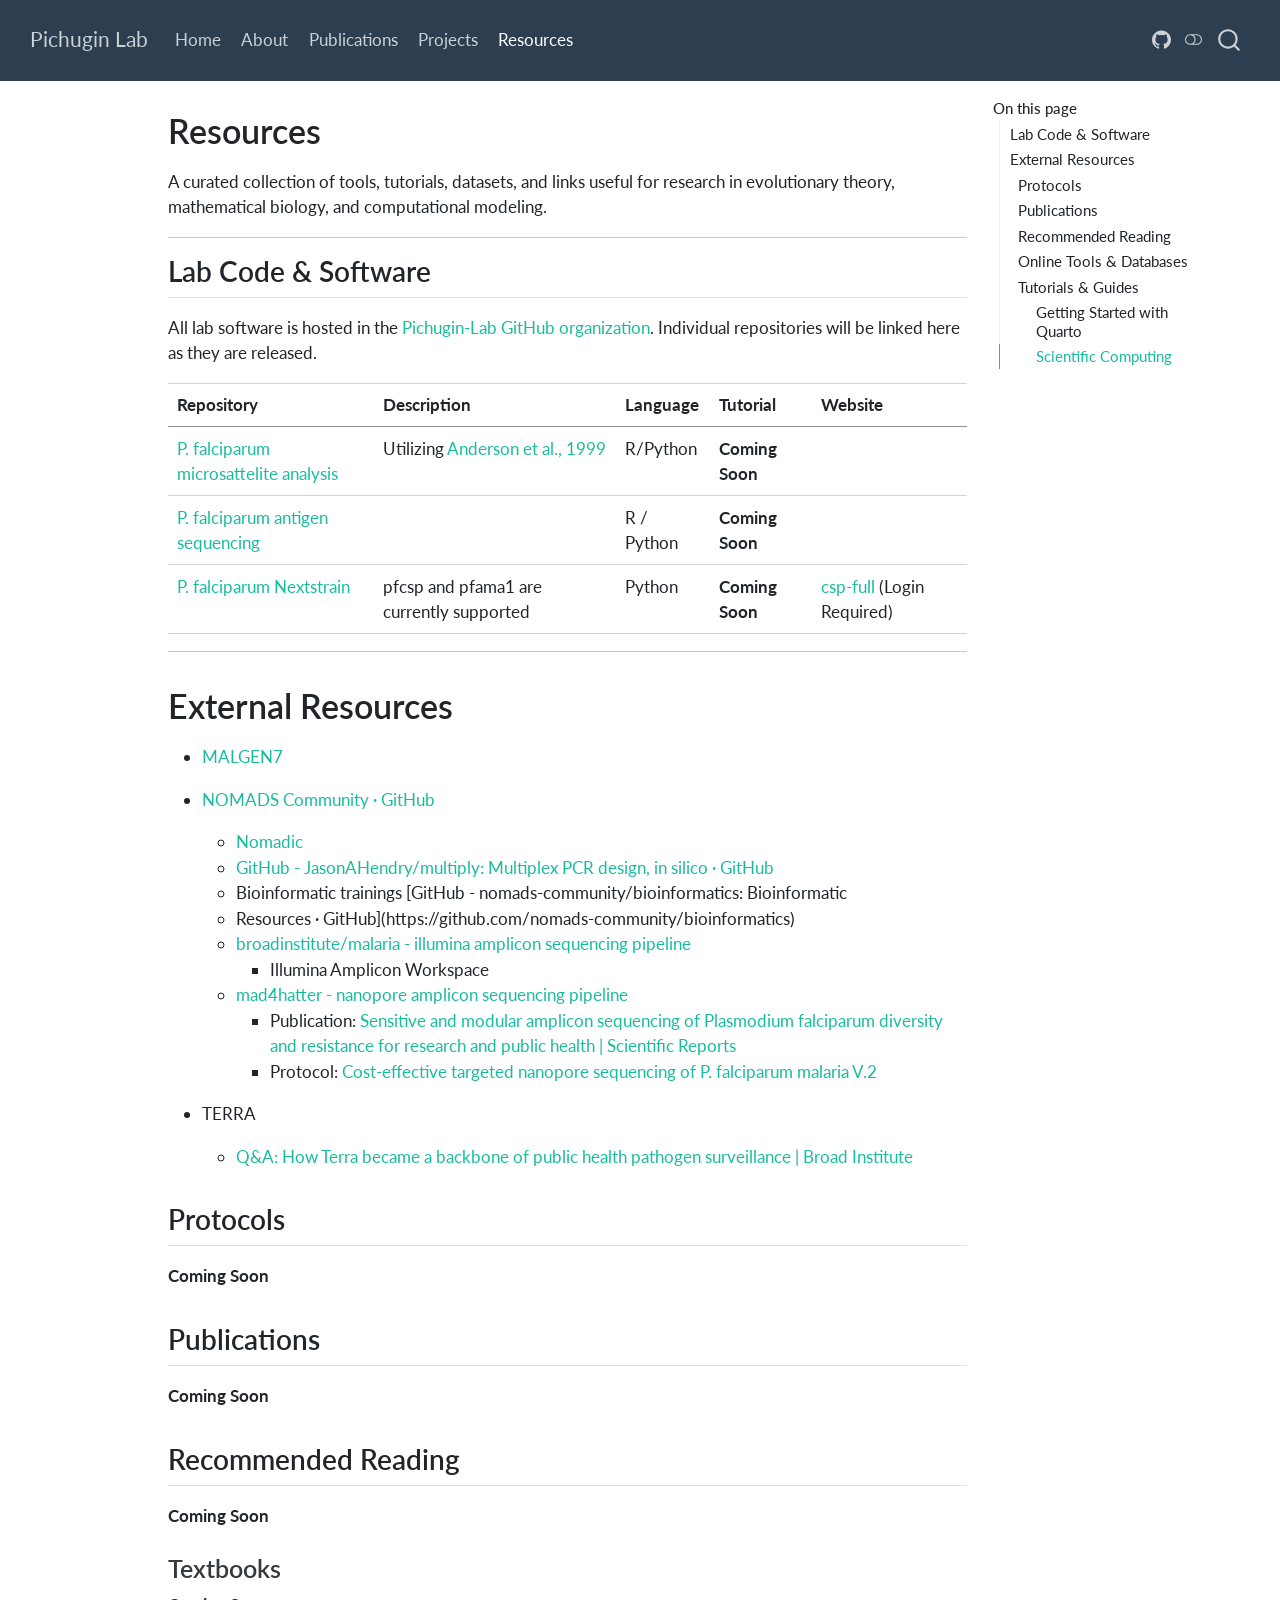
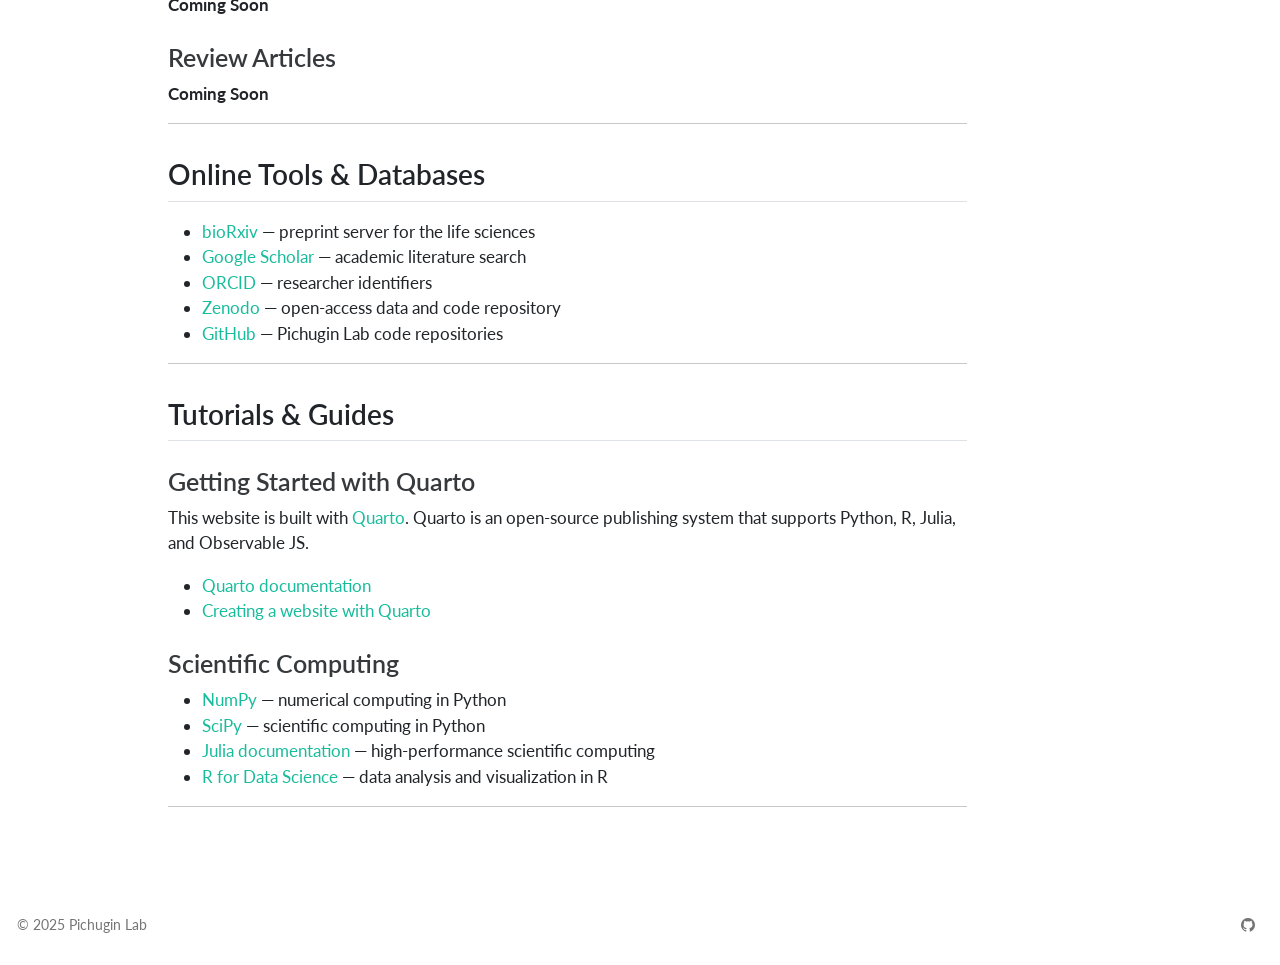
<file: docs/resources.html>
<!DOCTYPE html>
<html xmlns="http://www.w3.org/1999/xhtml" lang="en" xml:lang="en"><head>

<meta charset="utf-8">
<meta name="generator" content="quarto-1.6.37">

<meta name="viewport" content="width=device-width, initial-scale=1.0, user-scalable=yes">


<title>Resources – Pichugin Lab</title>
<style>
code{white-space: pre-wrap;}
span.smallcaps{font-variant: small-caps;}
div.columns{display: flex; gap: min(4vw, 1.5em);}
div.column{flex: auto; overflow-x: auto;}
div.hanging-indent{margin-left: 1.5em; text-indent: -1.5em;}
ul.task-list{list-style: none;}
ul.task-list li input[type="checkbox"] {
  width: 0.8em;
  margin: 0 0.8em 0.2em -1em; /* quarto-specific, see https://github.com/quarto-dev/quarto-cli/issues/4556 */ 
  vertical-align: middle;
}
</style>


<script src="site_libs/quarto-nav/quarto-nav.js"></script>
<script src="site_libs/quarto-nav/headroom.min.js"></script>
<script src="site_libs/clipboard/clipboard.min.js"></script>
<script src="site_libs/quarto-search/autocomplete.umd.js"></script>
<script src="site_libs/quarto-search/fuse.min.js"></script>
<script src="site_libs/quarto-search/quarto-search.js"></script>
<meta name="quarto:offset" content="./">
<link href="./images/favicon.ico" rel="icon">
<script src="site_libs/quarto-html/quarto.js"></script>
<script src="site_libs/quarto-html/popper.min.js"></script>
<script src="site_libs/quarto-html/tippy.umd.min.js"></script>
<script src="site_libs/quarto-html/anchor.min.js"></script>
<link href="site_libs/quarto-html/tippy.css" rel="stylesheet">
<link href="site_libs/quarto-html/quarto-syntax-highlighting-29e2c20b02301cfff04dc8050bf30c7e.css" rel="stylesheet" class="quarto-color-scheme" id="quarto-text-highlighting-styles">
<link href="site_libs/quarto-html/quarto-syntax-highlighting-dark-43df0d6f53b733b42d37fa7808e17715.css" rel="prefetch" class="quarto-color-scheme quarto-color-alternate" id="quarto-text-highlighting-styles">
<script src="site_libs/bootstrap/bootstrap.min.js"></script>
<link href="site_libs/bootstrap/bootstrap-icons.css" rel="stylesheet">
<link href="site_libs/bootstrap/bootstrap-c473d3839dde5e63c4851e378c96097d.min.css" rel="stylesheet" append-hash="true" class="quarto-color-scheme" id="quarto-bootstrap" data-mode="light">
<link href="site_libs/bootstrap/bootstrap-dark-d1e6b0c1635ace7e0b45666e6138108b.min.css" rel="prefetch" append-hash="true" class="quarto-color-scheme quarto-color-alternate" id="quarto-bootstrap" data-mode="dark">
<script id="quarto-search-options" type="application/json">{
  "location": "navbar",
  "copy-button": false,
  "collapse-after": 3,
  "panel-placement": "end",
  "type": "overlay",
  "limit": 50,
  "keyboard-shortcut": [
    "f",
    "/",
    "s"
  ],
  "show-item-context": false,
  "language": {
    "search-no-results-text": "No results",
    "search-matching-documents-text": "matching documents",
    "search-copy-link-title": "Copy link to search",
    "search-hide-matches-text": "Hide additional matches",
    "search-more-match-text": "more match in this document",
    "search-more-matches-text": "more matches in this document",
    "search-clear-button-title": "Clear",
    "search-text-placeholder": "",
    "search-detached-cancel-button-title": "Cancel",
    "search-submit-button-title": "Submit",
    "search-label": "Search"
  }
}</script>


<link rel="stylesheet" href="styles.css">
</head>

<body class="nav-fixed">

<div id="quarto-search-results"></div>
  <header id="quarto-header" class="headroom fixed-top">
    <nav class="navbar navbar-expand-lg " data-bs-theme="dark">
      <div class="navbar-container container-fluid">
      <div class="navbar-brand-container mx-auto">
    <a class="navbar-brand" href="./index.html">
    <span class="navbar-title">Pichugin Lab</span>
    </a>
  </div>
            <div id="quarto-search" class="" title="Search"></div>
          <button class="navbar-toggler" type="button" data-bs-toggle="collapse" data-bs-target="#navbarCollapse" aria-controls="navbarCollapse" role="menu" aria-expanded="false" aria-label="Toggle navigation" onclick="if (window.quartoToggleHeadroom) { window.quartoToggleHeadroom(); }">
  <span class="navbar-toggler-icon"></span>
</button>
          <div class="collapse navbar-collapse" id="navbarCollapse">
            <ul class="navbar-nav navbar-nav-scroll me-auto">
  <li class="nav-item">
    <a class="nav-link" href="./index.html"> 
<span class="menu-text">Home</span></a>
  </li>  
  <li class="nav-item">
    <a class="nav-link" href="./about.html"> 
<span class="menu-text">About</span></a>
  </li>  
  <li class="nav-item">
    <a class="nav-link" href="./publications.html"> 
<span class="menu-text">Publications</span></a>
  </li>  
  <li class="nav-item">
    <a class="nav-link" href="./projects.html"> 
<span class="menu-text">Projects</span></a>
  </li>  
  <li class="nav-item">
    <a class="nav-link active" href="./resources.html" aria-current="page"> 
<span class="menu-text">Resources</span></a>
  </li>  
</ul>
            <ul class="navbar-nav navbar-nav-scroll ms-auto">
  <li class="nav-item compact">
    <a class="nav-link" href="https://github.com/Pichugin-Lab"> <i class="bi bi-github" role="img" aria-label="GitHub">
</i> 
<span class="menu-text"></span></a>
  </li>  
</ul>
          </div> <!-- /navcollapse -->
            <div class="quarto-navbar-tools">
  <a href="" class="quarto-color-scheme-toggle quarto-navigation-tool  px-1" onclick="window.quartoToggleColorScheme(); return false;" title="Toggle dark mode"><i class="bi"></i></a>
</div>
      </div> <!-- /container-fluid -->
    </nav>
</header>
<!-- content -->
<div id="quarto-content" class="quarto-container page-columns page-rows-contents page-layout-article page-navbar">
<!-- sidebar -->
<!-- margin-sidebar -->
    <div id="quarto-margin-sidebar" class="sidebar margin-sidebar">
        <nav id="TOC" role="doc-toc" class="toc-active">
    <h2 id="toc-title">On this page</h2>
   
  <ul>
  <li><a href="#lab-code-software" id="toc-lab-code-software" class="nav-link active" data-scroll-target="#lab-code-software">Lab Code &amp; Software</a></li>
  <li><a href="#external-resources" id="toc-external-resources" class="nav-link" data-scroll-target="#external-resources">External Resources</a>
  <ul class="collapse">
  <li><a href="#protocols" id="toc-protocols" class="nav-link" data-scroll-target="#protocols">Protocols</a></li>
  <li><a href="#publications" id="toc-publications" class="nav-link" data-scroll-target="#publications">Publications</a></li>
  <li><a href="#recommended-reading" id="toc-recommended-reading" class="nav-link" data-scroll-target="#recommended-reading">Recommended Reading</a>
  <ul class="collapse">
  <li><a href="#textbooks" id="toc-textbooks" class="nav-link" data-scroll-target="#textbooks">Textbooks</a></li>
  <li><a href="#review-articles" id="toc-review-articles" class="nav-link" data-scroll-target="#review-articles">Review Articles</a></li>
  </ul></li>
  <li><a href="#online-tools-databases" id="toc-online-tools-databases" class="nav-link" data-scroll-target="#online-tools-databases">Online Tools &amp; Databases</a></li>
  <li><a href="#tutorials-guides" id="toc-tutorials-guides" class="nav-link" data-scroll-target="#tutorials-guides">Tutorials &amp; Guides</a>
  <ul class="collapse">
  <li><a href="#getting-started-with-quarto" id="toc-getting-started-with-quarto" class="nav-link" data-scroll-target="#getting-started-with-quarto">Getting Started with Quarto</a></li>
  <li><a href="#scientific-computing" id="toc-scientific-computing" class="nav-link" data-scroll-target="#scientific-computing">Scientific Computing</a></li>
  </ul></li>
  </ul></li>
  </ul>
</nav>
    </div>
<!-- main -->
<main class="content" id="quarto-document-content">

<header id="title-block-header" class="quarto-title-block default">
<div class="quarto-title">
<h1 class="title">Resources</h1>
</div>



<div class="quarto-title-meta">

    
  
    
  </div>
  


</header>


<p>A curated collection of tools, tutorials, datasets, and links useful for research in evolutionary theory, mathematical biology, and computational modeling.</p>
<hr>
<section id="lab-code-software" class="level2">
<h2 class="anchored" data-anchor-id="lab-code-software">Lab Code &amp; Software</h2>
<p>All lab software is hosted in the <a href="https://github.com/Pichugin-Lab">Pichugin-Lab GitHub organization</a>. Individual repositories will be linked here as they are released.</p>
<table class="caption-top table">
<thead>
<tr class="header">
<th>Repository</th>
<th>Description</th>
<th>Language</th>
<th>Tutorial</th>
<th>Website</th>
</tr>
</thead>
<tbody>
<tr class="odd">
<td><a href="https://github.com/Pichugin-Lab/pf_microsattelite">P. falciparum microsattelite analysis</a></td>
<td>Utilizing <a href="https://doi.org/10.1017/s0031182099004552">Anderson et al., 1999</a></td>
<td>R/Python</td>
<td><strong>Coming Soon</strong></td>
<td></td>
</tr>
<tr class="even">
<td><a href="https://github.com/Pichugin-Lab/pf_targeted_sequencing">P. falciparum antigen sequencing</a></td>
<td></td>
<td>R / Python</td>
<td><strong>Coming Soon</strong></td>
<td></td>
</tr>
<tr class="odd">
<td><a href="https://github.com/Pichugin-Lab/chminextstrain">P. falciparum Nextstrain</a></td>
<td>pfcsp and pfama1 are currently supported</td>
<td>Python</td>
<td><strong>Coming Soon</strong></td>
<td><a href="https://nextstrain.org/groups/PichuginLab-Private/sydney/chmi/csp-full">csp-full</a> (Login Required)</td>
</tr>
</tbody>
</table>
<hr>
</section>
<section id="external-resources" class="level1">
<h1>External Resources</h1>
<ul>
<li><p><a href="https://apps.malariagen.net/apps/pf7/">MALGEN7</a></p></li>
<li><p><a href="https://github.com/nomads-community">NOMADS Community · GitHub</a></p>
<ul>
<li><a href="https://jasonahendry.github.io/nomadic/">Nomadic</a></li>
<li><a href="https://github.com/JasonAHendry/multiply">GitHub - JasonAHendry/multiply: Multiplex PCR design, in silico · GitHub</a></li>
<li>Bioinformatic trainings [GitHub - nomads-community/bioinformatics: Bioinformatic</li>
<li>Resources · GitHub](https://github.com/nomads-community/bioinformatics)</li>
<li><a href="https://github.com/broadinstitute/malaria">broadinstitute/malaria - illumina amplicon sequencing pipeline</a>
<ul>
<li>Illumina Amplicon Workspace</li>
</ul></li>
<li><a href="https://github.com/EPPIcenter/mad4hatter">mad4hatter - nanopore amplicon sequencing pipeline</a>
<ul>
<li>Publication: <a href="https://www.nature.com/articles/s41598-025-94716-5">Sensitive and modular amplicon sequencing of Plasmodium falciparum diversity and resistance for research and public health | Scientific Reports</a></li>
<li>Protocol: <a href="https://www.protocols.io/view/cost-effective-targeted-nanopore-sequencing-of-p-f-yxmvm25m6g3p/v2">Cost-effective targeted nanopore sequencing of P. falciparum malaria V.2</a></li>
</ul></li>
</ul></li>
<li><p>TERRA</p>
<ul>
<li><a href="https://www.broadinstitute.org/news/qa-how-terra-became-backbone-public-health-pathogen-surveillance">Q&amp;A: How Terra became a backbone of public health pathogen surveillance | Broad Institute</a></li>
</ul></li>
</ul>
<section id="protocols" class="level2">
<h2 class="anchored" data-anchor-id="protocols">Protocols</h2>
<p><strong>Coming Soon</strong></p>
</section>
<section id="publications" class="level2">
<h2 class="anchored" data-anchor-id="publications">Publications</h2>
<p><strong>Coming Soon</strong></p>
</section>
<section id="recommended-reading" class="level2">
<h2 class="anchored" data-anchor-id="recommended-reading">Recommended Reading</h2>
<p><strong>Coming Soon</strong></p>
<section id="textbooks" class="level3">
<h3 class="anchored" data-anchor-id="textbooks">Textbooks</h3>
<p><strong>Coming Soon</strong></p>
</section>
<section id="review-articles" class="level3">
<h3 class="anchored" data-anchor-id="review-articles">Review Articles</h3>
<p><strong>Coming Soon</strong></p>
<hr>
</section>
</section>
<section id="online-tools-databases" class="level2">
<h2 class="anchored" data-anchor-id="online-tools-databases">Online Tools &amp; Databases</h2>
<ul>
<li><a href="https://www.biorxiv.org">bioRxiv</a> — preprint server for the life sciences</li>
<li><a href="https://scholar.google.com">Google Scholar</a> — academic literature search</li>
<li><a href="https://orcid.org">ORCID</a> — researcher identifiers</li>
<li><a href="https://zenodo.org">Zenodo</a> — open-access data and code repository</li>
<li><a href="https://github.com/Pichugin-Lab">GitHub</a> — Pichugin Lab code repositories</li>
</ul>
<hr>
</section>
<section id="tutorials-guides" class="level2">
<h2 class="anchored" data-anchor-id="tutorials-guides">Tutorials &amp; Guides</h2>
<section id="getting-started-with-quarto" class="level3">
<h3 class="anchored" data-anchor-id="getting-started-with-quarto">Getting Started with Quarto</h3>
<p>This website is built with <a href="https://quarto.org">Quarto</a>. Quarto is an open-source publishing system that supports Python, R, Julia, and Observable JS.</p>
<ul>
<li><a href="https://quarto.org/docs/guide/">Quarto documentation</a></li>
<li><a href="https://quarto.org/docs/websites/">Creating a website with Quarto</a></li>
</ul>
</section>
<section id="scientific-computing" class="level3">
<h3 class="anchored" data-anchor-id="scientific-computing">Scientific Computing</h3>
<ul>
<li><a href="https://numpy.org/doc/">NumPy</a> — numerical computing in Python</li>
<li><a href="https://docs.scipy.org">SciPy</a> — scientific computing in Python</li>
<li><a href="https://docs.julialang.org">Julia documentation</a> — high-performance scientific computing</li>
<li><a href="https://r4ds.hadley.nz">R for Data Science</a> — data analysis and visualization in R</li>
</ul>
<hr>


</section>
</section>
</section>

</main> <!-- /main -->
<script id="quarto-html-after-body" type="application/javascript">
window.document.addEventListener("DOMContentLoaded", function (event) {
  const toggleBodyColorMode = (bsSheetEl) => {
    const mode = bsSheetEl.getAttribute("data-mode");
    const bodyEl = window.document.querySelector("body");
    if (mode === "dark") {
      bodyEl.classList.add("quarto-dark");
      bodyEl.classList.remove("quarto-light");
    } else {
      bodyEl.classList.add("quarto-light");
      bodyEl.classList.remove("quarto-dark");
    }
  }
  const toggleBodyColorPrimary = () => {
    const bsSheetEl = window.document.querySelector("link#quarto-bootstrap");
    if (bsSheetEl) {
      toggleBodyColorMode(bsSheetEl);
    }
  }
  toggleBodyColorPrimary();  
  const disableStylesheet = (stylesheets) => {
    for (let i=0; i < stylesheets.length; i++) {
      const stylesheet = stylesheets[i];
      stylesheet.rel = 'prefetch';
    }
  }
  const enableStylesheet = (stylesheets) => {
    for (let i=0; i < stylesheets.length; i++) {
      const stylesheet = stylesheets[i];
      stylesheet.rel = 'stylesheet';
    }
  }
  const manageTransitions = (selector, allowTransitions) => {
    const els = window.document.querySelectorAll(selector);
    for (let i=0; i < els.length; i++) {
      const el = els[i];
      if (allowTransitions) {
        el.classList.remove('notransition');
      } else {
        el.classList.add('notransition');
      }
    }
  }
  const toggleGiscusIfUsed = (isAlternate, darkModeDefault) => {
    const baseTheme = document.querySelector('#giscus-base-theme')?.value ?? 'light';
    const alternateTheme = document.querySelector('#giscus-alt-theme')?.value ?? 'dark';
    let newTheme = '';
    if(darkModeDefault) {
      newTheme = isAlternate ? baseTheme : alternateTheme;
    } else {
      newTheme = isAlternate ? alternateTheme : baseTheme;
    }
    const changeGiscusTheme = () => {
      // From: https://github.com/giscus/giscus/issues/336
      const sendMessage = (message) => {
        const iframe = document.querySelector('iframe.giscus-frame');
        if (!iframe) return;
        iframe.contentWindow.postMessage({ giscus: message }, 'https://giscus.app');
      }
      sendMessage({
        setConfig: {
          theme: newTheme
        }
      });
    }
    const isGiscussLoaded = window.document.querySelector('iframe.giscus-frame') !== null;
    if (isGiscussLoaded) {
      changeGiscusTheme();
    }
  }
  const toggleColorMode = (alternate) => {
    // Switch the stylesheets
    const alternateStylesheets = window.document.querySelectorAll('link.quarto-color-scheme.quarto-color-alternate');
    manageTransitions('#quarto-margin-sidebar .nav-link', false);
    if (alternate) {
      enableStylesheet(alternateStylesheets);
      for (const sheetNode of alternateStylesheets) {
        if (sheetNode.id === "quarto-bootstrap") {
          toggleBodyColorMode(sheetNode);
        }
      }
    } else {
      disableStylesheet(alternateStylesheets);
      toggleBodyColorPrimary();
    }
    manageTransitions('#quarto-margin-sidebar .nav-link', true);
    // Switch the toggles
    const toggles = window.document.querySelectorAll('.quarto-color-scheme-toggle');
    for (let i=0; i < toggles.length; i++) {
      const toggle = toggles[i];
      if (toggle) {
        if (alternate) {
          toggle.classList.add("alternate");     
        } else {
          toggle.classList.remove("alternate");
        }
      }
    }
    // Hack to workaround the fact that safari doesn't
    // properly recolor the scrollbar when toggling (#1455)
    if (navigator.userAgent.indexOf('Safari') > 0 && navigator.userAgent.indexOf('Chrome') == -1) {
      manageTransitions("body", false);
      window.scrollTo(0, 1);
      setTimeout(() => {
        window.scrollTo(0, 0);
        manageTransitions("body", true);
      }, 40);  
    }
  }
  const isFileUrl = () => { 
    return window.location.protocol === 'file:';
  }
  const hasAlternateSentinel = () => {  
    let styleSentinel = getColorSchemeSentinel();
    if (styleSentinel !== null) {
      return styleSentinel === "alternate";
    } else {
      return false;
    }
  }
  const setStyleSentinel = (alternate) => {
    const value = alternate ? "alternate" : "default";
    if (!isFileUrl()) {
      window.localStorage.setItem("quarto-color-scheme", value);
    } else {
      localAlternateSentinel = value;
    }
  }
  const getColorSchemeSentinel = () => {
    if (!isFileUrl()) {
      const storageValue = window.localStorage.getItem("quarto-color-scheme");
      return storageValue != null ? storageValue : localAlternateSentinel;
    } else {
      return localAlternateSentinel;
    }
  }
  const darkModeDefault = false;
  let localAlternateSentinel = darkModeDefault ? 'alternate' : 'default';
  // Dark / light mode switch
  window.quartoToggleColorScheme = () => {
    // Read the current dark / light value 
    let toAlternate = !hasAlternateSentinel();
    toggleColorMode(toAlternate);
    setStyleSentinel(toAlternate);
    toggleGiscusIfUsed(toAlternate, darkModeDefault);
  };
  // Ensure there is a toggle, if there isn't float one in the top right
  if (window.document.querySelector('.quarto-color-scheme-toggle') === null) {
    const a = window.document.createElement('a');
    a.classList.add('top-right');
    a.classList.add('quarto-color-scheme-toggle');
    a.href = "";
    a.onclick = function() { try { window.quartoToggleColorScheme(); } catch {} return false; };
    const i = window.document.createElement("i");
    i.classList.add('bi');
    a.appendChild(i);
    window.document.body.appendChild(a);
  }
  // Switch to dark mode if need be
  if (hasAlternateSentinel()) {
    toggleColorMode(true);
  } else {
    toggleColorMode(false);
  }
  const icon = "";
  const anchorJS = new window.AnchorJS();
  anchorJS.options = {
    placement: 'right',
    icon: icon
  };
  anchorJS.add('.anchored');
  const isCodeAnnotation = (el) => {
    for (const clz of el.classList) {
      if (clz.startsWith('code-annotation-')) {                     
        return true;
      }
    }
    return false;
  }
  const onCopySuccess = function(e) {
    // button target
    const button = e.trigger;
    // don't keep focus
    button.blur();
    // flash "checked"
    button.classList.add('code-copy-button-checked');
    var currentTitle = button.getAttribute("title");
    button.setAttribute("title", "Copied!");
    let tooltip;
    if (window.bootstrap) {
      button.setAttribute("data-bs-toggle", "tooltip");
      button.setAttribute("data-bs-placement", "left");
      button.setAttribute("data-bs-title", "Copied!");
      tooltip = new bootstrap.Tooltip(button, 
        { trigger: "manual", 
          customClass: "code-copy-button-tooltip",
          offset: [0, -8]});
      tooltip.show();    
    }
    setTimeout(function() {
      if (tooltip) {
        tooltip.hide();
        button.removeAttribute("data-bs-title");
        button.removeAttribute("data-bs-toggle");
        button.removeAttribute("data-bs-placement");
      }
      button.setAttribute("title", currentTitle);
      button.classList.remove('code-copy-button-checked');
    }, 1000);
    // clear code selection
    e.clearSelection();
  }
  const getTextToCopy = function(trigger) {
      const codeEl = trigger.previousElementSibling.cloneNode(true);
      for (const childEl of codeEl.children) {
        if (isCodeAnnotation(childEl)) {
          childEl.remove();
        }
      }
      return codeEl.innerText;
  }
  const clipboard = new window.ClipboardJS('.code-copy-button:not([data-in-quarto-modal])', {
    text: getTextToCopy
  });
  clipboard.on('success', onCopySuccess);
  if (window.document.getElementById('quarto-embedded-source-code-modal')) {
    const clipboardModal = new window.ClipboardJS('.code-copy-button[data-in-quarto-modal]', {
      text: getTextToCopy,
      container: window.document.getElementById('quarto-embedded-source-code-modal')
    });
    clipboardModal.on('success', onCopySuccess);
  }
    var localhostRegex = new RegExp(/^(?:http|https):\/\/localhost\:?[0-9]*\//);
    var mailtoRegex = new RegExp(/^mailto:/);
      var filterRegex = new RegExp('/' + window.location.host + '/');
    var isInternal = (href) => {
        return filterRegex.test(href) || localhostRegex.test(href) || mailtoRegex.test(href);
    }
    // Inspect non-navigation links and adorn them if external
 	var links = window.document.querySelectorAll('a[href]:not(.nav-link):not(.navbar-brand):not(.toc-action):not(.sidebar-link):not(.sidebar-item-toggle):not(.pagination-link):not(.no-external):not([aria-hidden]):not(.dropdown-item):not(.quarto-navigation-tool):not(.about-link)');
    for (var i=0; i<links.length; i++) {
      const link = links[i];
      if (!isInternal(link.href)) {
        // undo the damage that might have been done by quarto-nav.js in the case of
        // links that we want to consider external
        if (link.dataset.originalHref !== undefined) {
          link.href = link.dataset.originalHref;
        }
      }
    }
  function tippyHover(el, contentFn, onTriggerFn, onUntriggerFn) {
    const config = {
      allowHTML: true,
      maxWidth: 500,
      delay: 100,
      arrow: false,
      appendTo: function(el) {
          return el.parentElement;
      },
      interactive: true,
      interactiveBorder: 10,
      theme: 'quarto',
      placement: 'bottom-start',
    };
    if (contentFn) {
      config.content = contentFn;
    }
    if (onTriggerFn) {
      config.onTrigger = onTriggerFn;
    }
    if (onUntriggerFn) {
      config.onUntrigger = onUntriggerFn;
    }
    window.tippy(el, config); 
  }
  const noterefs = window.document.querySelectorAll('a[role="doc-noteref"]');
  for (var i=0; i<noterefs.length; i++) {
    const ref = noterefs[i];
    tippyHover(ref, function() {
      // use id or data attribute instead here
      let href = ref.getAttribute('data-footnote-href') || ref.getAttribute('href');
      try { href = new URL(href).hash; } catch {}
      const id = href.replace(/^#\/?/, "");
      const note = window.document.getElementById(id);
      if (note) {
        return note.innerHTML;
      } else {
        return "";
      }
    });
  }
  const xrefs = window.document.querySelectorAll('a.quarto-xref');
  const processXRef = (id, note) => {
    // Strip column container classes
    const stripColumnClz = (el) => {
      el.classList.remove("page-full", "page-columns");
      if (el.children) {
        for (const child of el.children) {
          stripColumnClz(child);
        }
      }
    }
    stripColumnClz(note)
    if (id === null || id.startsWith('sec-')) {
      // Special case sections, only their first couple elements
      const container = document.createElement("div");
      if (note.children && note.children.length > 2) {
        container.appendChild(note.children[0].cloneNode(true));
        for (let i = 1; i < note.children.length; i++) {
          const child = note.children[i];
          if (child.tagName === "P" && child.innerText === "") {
            continue;
          } else {
            container.appendChild(child.cloneNode(true));
            break;
          }
        }
        if (window.Quarto?.typesetMath) {
          window.Quarto.typesetMath(container);
        }
        return container.innerHTML
      } else {
        if (window.Quarto?.typesetMath) {
          window.Quarto.typesetMath(note);
        }
        return note.innerHTML;
      }
    } else {
      // Remove any anchor links if they are present
      const anchorLink = note.querySelector('a.anchorjs-link');
      if (anchorLink) {
        anchorLink.remove();
      }
      if (window.Quarto?.typesetMath) {
        window.Quarto.typesetMath(note);
      }
      if (note.classList.contains("callout")) {
        return note.outerHTML;
      } else {
        return note.innerHTML;
      }
    }
  }
  for (var i=0; i<xrefs.length; i++) {
    const xref = xrefs[i];
    tippyHover(xref, undefined, function(instance) {
      instance.disable();
      let url = xref.getAttribute('href');
      let hash = undefined; 
      if (url.startsWith('#')) {
        hash = url;
      } else {
        try { hash = new URL(url).hash; } catch {}
      }
      if (hash) {
        const id = hash.replace(/^#\/?/, "");
        const note = window.document.getElementById(id);
        if (note !== null) {
          try {
            const html = processXRef(id, note.cloneNode(true));
            instance.setContent(html);
          } finally {
            instance.enable();
            instance.show();
          }
        } else {
          // See if we can fetch this
          fetch(url.split('#')[0])
          .then(res => res.text())
          .then(html => {
            const parser = new DOMParser();
            const htmlDoc = parser.parseFromString(html, "text/html");
            const note = htmlDoc.getElementById(id);
            if (note !== null) {
              const html = processXRef(id, note);
              instance.setContent(html);
            } 
          }).finally(() => {
            instance.enable();
            instance.show();
          });
        }
      } else {
        // See if we can fetch a full url (with no hash to target)
        // This is a special case and we should probably do some content thinning / targeting
        fetch(url)
        .then(res => res.text())
        .then(html => {
          const parser = new DOMParser();
          const htmlDoc = parser.parseFromString(html, "text/html");
          const note = htmlDoc.querySelector('main.content');
          if (note !== null) {
            // This should only happen for chapter cross references
            // (since there is no id in the URL)
            // remove the first header
            if (note.children.length > 0 && note.children[0].tagName === "HEADER") {
              note.children[0].remove();
            }
            const html = processXRef(null, note);
            instance.setContent(html);
          } 
        }).finally(() => {
          instance.enable();
          instance.show();
        });
      }
    }, function(instance) {
    });
  }
      let selectedAnnoteEl;
      const selectorForAnnotation = ( cell, annotation) => {
        let cellAttr = 'data-code-cell="' + cell + '"';
        let lineAttr = 'data-code-annotation="' +  annotation + '"';
        const selector = 'span[' + cellAttr + '][' + lineAttr + ']';
        return selector;
      }
      const selectCodeLines = (annoteEl) => {
        const doc = window.document;
        const targetCell = annoteEl.getAttribute("data-target-cell");
        const targetAnnotation = annoteEl.getAttribute("data-target-annotation");
        const annoteSpan = window.document.querySelector(selectorForAnnotation(targetCell, targetAnnotation));
        const lines = annoteSpan.getAttribute("data-code-lines").split(",");
        const lineIds = lines.map((line) => {
          return targetCell + "-" + line;
        })
        let top = null;
        let height = null;
        let parent = null;
        if (lineIds.length > 0) {
            //compute the position of the single el (top and bottom and make a div)
            const el = window.document.getElementById(lineIds[0]);
            top = el.offsetTop;
            height = el.offsetHeight;
            parent = el.parentElement.parentElement;
          if (lineIds.length > 1) {
            const lastEl = window.document.getElementById(lineIds[lineIds.length - 1]);
            const bottom = lastEl.offsetTop + lastEl.offsetHeight;
            height = bottom - top;
          }
          if (top !== null && height !== null && parent !== null) {
            // cook up a div (if necessary) and position it 
            let div = window.document.getElementById("code-annotation-line-highlight");
            if (div === null) {
              div = window.document.createElement("div");
              div.setAttribute("id", "code-annotation-line-highlight");
              div.style.position = 'absolute';
              parent.appendChild(div);
            }
            div.style.top = top - 2 + "px";
            div.style.height = height + 4 + "px";
            div.style.left = 0;
            let gutterDiv = window.document.getElementById("code-annotation-line-highlight-gutter");
            if (gutterDiv === null) {
              gutterDiv = window.document.createElement("div");
              gutterDiv.setAttribute("id", "code-annotation-line-highlight-gutter");
              gutterDiv.style.position = 'absolute';
              const codeCell = window.document.getElementById(targetCell);
              const gutter = codeCell.querySelector('.code-annotation-gutter');
              gutter.appendChild(gutterDiv);
            }
            gutterDiv.style.top = top - 2 + "px";
            gutterDiv.style.height = height + 4 + "px";
          }
          selectedAnnoteEl = annoteEl;
        }
      };
      const unselectCodeLines = () => {
        const elementsIds = ["code-annotation-line-highlight", "code-annotation-line-highlight-gutter"];
        elementsIds.forEach((elId) => {
          const div = window.document.getElementById(elId);
          if (div) {
            div.remove();
          }
        });
        selectedAnnoteEl = undefined;
      };
        // Handle positioning of the toggle
    window.addEventListener(
      "resize",
      throttle(() => {
        elRect = undefined;
        if (selectedAnnoteEl) {
          selectCodeLines(selectedAnnoteEl);
        }
      }, 10)
    );
    function throttle(fn, ms) {
    let throttle = false;
    let timer;
      return (...args) => {
        if(!throttle) { // first call gets through
            fn.apply(this, args);
            throttle = true;
        } else { // all the others get throttled
            if(timer) clearTimeout(timer); // cancel #2
            timer = setTimeout(() => {
              fn.apply(this, args);
              timer = throttle = false;
            }, ms);
        }
      };
    }
      // Attach click handler to the DT
      const annoteDls = window.document.querySelectorAll('dt[data-target-cell]');
      for (const annoteDlNode of annoteDls) {
        annoteDlNode.addEventListener('click', (event) => {
          const clickedEl = event.target;
          if (clickedEl !== selectedAnnoteEl) {
            unselectCodeLines();
            const activeEl = window.document.querySelector('dt[data-target-cell].code-annotation-active');
            if (activeEl) {
              activeEl.classList.remove('code-annotation-active');
            }
            selectCodeLines(clickedEl);
            clickedEl.classList.add('code-annotation-active');
          } else {
            // Unselect the line
            unselectCodeLines();
            clickedEl.classList.remove('code-annotation-active');
          }
        });
      }
  const findCites = (el) => {
    const parentEl = el.parentElement;
    if (parentEl) {
      const cites = parentEl.dataset.cites;
      if (cites) {
        return {
          el,
          cites: cites.split(' ')
        };
      } else {
        return findCites(el.parentElement)
      }
    } else {
      return undefined;
    }
  };
  var bibliorefs = window.document.querySelectorAll('a[role="doc-biblioref"]');
  for (var i=0; i<bibliorefs.length; i++) {
    const ref = bibliorefs[i];
    const citeInfo = findCites(ref);
    if (citeInfo) {
      tippyHover(citeInfo.el, function() {
        var popup = window.document.createElement('div');
        citeInfo.cites.forEach(function(cite) {
          var citeDiv = window.document.createElement('div');
          citeDiv.classList.add('hanging-indent');
          citeDiv.classList.add('csl-entry');
          var biblioDiv = window.document.getElementById('ref-' + cite);
          if (biblioDiv) {
            citeDiv.innerHTML = biblioDiv.innerHTML;
          }
          popup.appendChild(citeDiv);
        });
        return popup.innerHTML;
      });
    }
  }
});
</script>
</div> <!-- /content -->
<footer class="footer">
  <div class="nav-footer">
    <div class="nav-footer-left">
<p>© 2025 Pichugin Lab</p>
</div>   
    <div class="nav-footer-center">
      &nbsp;
    </div>
    <div class="nav-footer-right">
      <ul class="footer-items list-unstyled">
    <li class="nav-item compact">
    <a class="nav-link" href="https://github.com/Pichugin-Lab">
      <i class="bi bi-github" role="img">
</i> 
    </a>
  </li>  
</ul>
    </div>
  </div>
</footer>




</body></html>
</file>
<file: docs/site_libs/quarto-html/tippy.css>
.tippy-box[data-animation=fade][data-state=hidden]{opacity:0}[data-tippy-root]{max-width:calc(100vw - 10px)}.tippy-box{position:relative;background-color:#333;color:#fff;border-radius:4px;font-size:14px;line-height:1.4;white-space:normal;outline:0;transition-property:transform,visibility,opacity}.tippy-box[data-placement^=top]>.tippy-arrow{bottom:0}.tippy-box[data-placement^=top]>.tippy-arrow:before{bottom:-7px;left:0;border-width:8px 8px 0;border-top-color:initial;transform-origin:center top}.tippy-box[data-placement^=bottom]>.tippy-arrow{top:0}.tippy-box[data-placement^=bottom]>.tippy-arrow:before{top:-7px;left:0;border-width:0 8px 8px;border-bottom-color:initial;transform-origin:center bottom}.tippy-box[data-placement^=left]>.tippy-arrow{right:0}.tippy-box[data-placement^=left]>.tippy-arrow:before{border-width:8px 0 8px 8px;border-left-color:initial;right:-7px;transform-origin:center left}.tippy-box[data-placement^=right]>.tippy-arrow{left:0}.tippy-box[data-placement^=right]>.tippy-arrow:before{left:-7px;border-width:8px 8px 8px 0;border-right-color:initial;transform-origin:center right}.tippy-box[data-inertia][data-state=visible]{transition-timing-function:cubic-bezier(.54,1.5,.38,1.11)}.tippy-arrow{width:16px;height:16px;color:#333}.tippy-arrow:before{content:"";position:absolute;border-color:transparent;border-style:solid}.tippy-content{position:relative;padding:5px 9px;z-index:1}
</file>
<file: docs/site_libs/quarto-html/quarto-syntax-highlighting-29e2c20b02301cfff04dc8050bf30c7e.css>
/* quarto syntax highlight colors */
:root {
  --quarto-hl-ot-color: #003B4F;
  --quarto-hl-at-color: #657422;
  --quarto-hl-ss-color: #20794D;
  --quarto-hl-an-color: #5E5E5E;
  --quarto-hl-fu-color: #4758AB;
  --quarto-hl-st-color: #20794D;
  --quarto-hl-cf-color: #003B4F;
  --quarto-hl-op-color: #5E5E5E;
  --quarto-hl-er-color: #AD0000;
  --quarto-hl-bn-color: #AD0000;
  --quarto-hl-al-color: #AD0000;
  --quarto-hl-va-color: #111111;
  --quarto-hl-bu-color: inherit;
  --quarto-hl-ex-color: inherit;
  --quarto-hl-pp-color: #AD0000;
  --quarto-hl-in-color: #5E5E5E;
  --quarto-hl-vs-color: #20794D;
  --quarto-hl-wa-color: #5E5E5E;
  --quarto-hl-do-color: #5E5E5E;
  --quarto-hl-im-color: #00769E;
  --quarto-hl-ch-color: #20794D;
  --quarto-hl-dt-color: #AD0000;
  --quarto-hl-fl-color: #AD0000;
  --quarto-hl-co-color: #5E5E5E;
  --quarto-hl-cv-color: #5E5E5E;
  --quarto-hl-cn-color: #8f5902;
  --quarto-hl-sc-color: #5E5E5E;
  --quarto-hl-dv-color: #AD0000;
  --quarto-hl-kw-color: #003B4F;
}

/* other quarto variables */
:root {
  --quarto-font-monospace: SFMono-Regular, Menlo, Monaco, Consolas, "Liberation Mono", "Courier New", monospace;
}

pre > code.sourceCode > span {
  color: #003B4F;
}

code span {
  color: #003B4F;
}

code.sourceCode > span {
  color: #003B4F;
}

div.sourceCode,
div.sourceCode pre.sourceCode {
  color: #003B4F;
}

code span.ot {
  color: #003B4F;
  font-style: inherit;
}

code span.at {
  color: #657422;
  font-style: inherit;
}

code span.ss {
  color: #20794D;
  font-style: inherit;
}

code span.an {
  color: #5E5E5E;
  font-style: inherit;
}

code span.fu {
  color: #4758AB;
  font-style: inherit;
}

code span.st {
  color: #20794D;
  font-style: inherit;
}

code span.cf {
  color: #003B4F;
  font-weight: bold;
  font-style: inherit;
}

code span.op {
  color: #5E5E5E;
  font-style: inherit;
}

code span.er {
  color: #AD0000;
  font-style: inherit;
}

code span.bn {
  color: #AD0000;
  font-style: inherit;
}

code span.al {
  color: #AD0000;
  font-style: inherit;
}

code span.va {
  color: #111111;
  font-style: inherit;
}

code span.bu {
  font-style: inherit;
}

code span.ex {
  font-style: inherit;
}

code span.pp {
  color: #AD0000;
  font-style: inherit;
}

code span.in {
  color: #5E5E5E;
  font-style: inherit;
}

code span.vs {
  color: #20794D;
  font-style: inherit;
}

code span.wa {
  color: #5E5E5E;
  font-style: italic;
}

code span.do {
  color: #5E5E5E;
  font-style: italic;
}

code span.im {
  color: #00769E;
  font-style: inherit;
}

code span.ch {
  color: #20794D;
  font-style: inherit;
}

code span.dt {
  color: #AD0000;
  font-style: inherit;
}

code span.fl {
  color: #AD0000;
  font-style: inherit;
}

code span.co {
  color: #5E5E5E;
  font-style: inherit;
}

code span.cv {
  color: #5E5E5E;
  font-style: italic;
}

code span.cn {
  color: #8f5902;
  font-style: inherit;
}

code span.sc {
  color: #5E5E5E;
  font-style: inherit;
}

code span.dv {
  color: #AD0000;
  font-style: inherit;
}

code span.kw {
  color: #003B4F;
  font-weight: bold;
  font-style: inherit;
}

.prevent-inlining {
  content: "</";
}

/*# sourceMappingURL=5353fc8bf2a85bac2e7a98e8d13296a2.css.map */
</file>
<file: docs/site_libs/quarto-html/quarto-syntax-highlighting-dark-43df0d6f53b733b42d37fa7808e17715.css>
/* quarto syntax highlight colors */
:root {
  --quarto-hl-al-color: #f07178;
  --quarto-hl-an-color: #d4d0ab;
  --quarto-hl-at-color: #00e0e0;
  --quarto-hl-bn-color: #d4d0ab;
  --quarto-hl-bu-color: #abe338;
  --quarto-hl-ch-color: #abe338;
  --quarto-hl-co-color: #f8f8f2;
  --quarto-hl-cv-color: #ffd700;
  --quarto-hl-cn-color: #ffd700;
  --quarto-hl-cf-color: #ffa07a;
  --quarto-hl-dt-color: #ffa07a;
  --quarto-hl-dv-color: #d4d0ab;
  --quarto-hl-do-color: #f8f8f2;
  --quarto-hl-er-color: #f07178;
  --quarto-hl-ex-color: #00e0e0;
  --quarto-hl-fl-color: #d4d0ab;
  --quarto-hl-fu-color: #ffa07a;
  --quarto-hl-im-color: #abe338;
  --quarto-hl-in-color: #d4d0ab;
  --quarto-hl-kw-color: #ffa07a;
  --quarto-hl-op-color: #ffa07a;
  --quarto-hl-ot-color: #00e0e0;
  --quarto-hl-pp-color: #dcc6e0;
  --quarto-hl-re-color: #00e0e0;
  --quarto-hl-sc-color: #abe338;
  --quarto-hl-ss-color: #abe338;
  --quarto-hl-st-color: #abe338;
  --quarto-hl-va-color: #00e0e0;
  --quarto-hl-vs-color: #abe338;
  --quarto-hl-wa-color: #dcc6e0;
}

/* other quarto variables */
:root {
  --quarto-font-monospace: SFMono-Regular, Menlo, Monaco, Consolas, "Liberation Mono", "Courier New", monospace;
}

code span.al {
  background-color: #2a0f15;
  font-weight: bold;
  color: #f07178;
}

code span.an {
  color: #d4d0ab;
}

code span.at {
  color: #00e0e0;
}

code span.bn {
  color: #d4d0ab;
}

code span.bu {
  color: #abe338;
}

code span.ch {
  color: #abe338;
}

code span.co {
  font-style: italic;
  color: #f8f8f2;
}

code span.cv {
  color: #ffd700;
}

code span.cn {
  color: #ffd700;
}

code span.cf {
  font-weight: bold;
  color: #ffa07a;
}

code span.dt {
  color: #ffa07a;
}

code span.dv {
  color: #d4d0ab;
}

code span.do {
  color: #f8f8f2;
}

code span.er {
  color: #f07178;
  text-decoration: underline;
}

code span.ex {
  font-weight: bold;
  color: #00e0e0;
}

code span.fl {
  color: #d4d0ab;
}

code span.fu {
  color: #ffa07a;
}

code span.im {
  color: #abe338;
}

code span.in {
  color: #d4d0ab;
}

code span.kw {
  font-weight: bold;
  color: #ffa07a;
}

pre > code.sourceCode > span {
  color: #f8f8f2;
}

code span {
  color: #f8f8f2;
}

code.sourceCode > span {
  color: #f8f8f2;
}

div.sourceCode,
div.sourceCode pre.sourceCode {
  color: #f8f8f2;
}

code span.op {
  color: #ffa07a;
}

code span.ot {
  color: #00e0e0;
}

code span.pp {
  color: #dcc6e0;
}

code span.re {
  background-color: #f8f8f2;
  color: #00e0e0;
}

code span.sc {
  color: #abe338;
}

code span.ss {
  color: #abe338;
}

code span.st {
  color: #abe338;
}

code span.va {
  color: #00e0e0;
}

code span.vs {
  color: #abe338;
}

code span.wa {
  color: #dcc6e0;
}

.prevent-inlining {
  content: "</";
}

/*# sourceMappingURL=a4d389c687367109191cbf5ad3d8bc31.css.map */
</file>
<file: docs/styles.css>
/* Pichugin Lab — custom styles */

/* ── Navbar ── */
.navbar {
  border-bottom: 2px solid var(--bs-primary);
}

/* ── Hero / landing section ── */
.hero {
  padding: 3rem 0 2.5rem;
  text-align: center;
}

.hero h1 {
  font-size: 2.8rem;
  font-weight: 700;
  margin-bottom: 0.5rem;
}

.hero .lead {
  font-size: 1.25rem;
  color: #555;
}

/* ── Cards ── */
.card {
  transition: box-shadow 0.2s ease;
}

.card:hover {
  box-shadow: 0 4px 16px rgba(0, 0, 0, 0.12);
}

/* ── Section headings ── */
h2.section-title {
  border-bottom: 2px solid var(--bs-primary);
  padding-bottom: 0.4rem;
  margin-bottom: 1.5rem;
}

/* ── Publication list ── */
.publication-entry {
  margin-bottom: 1.5rem;
  padding-bottom: 1.5rem;
  border-bottom: 1px solid #dee2e6;
}

.publication-entry:last-child {
  border-bottom: none;
}

/* ── Resource badges ── */
.badge-resource {
  font-size: 0.75rem;
  margin-right: 4px;
}
</file>
<file: docs/site_libs/quarto-contrib/fontawesome6-6.7.2/latex-fontsize.css>
.fa-tiny {
  font-size: 0.5em;
}
.fa-scriptsize {
  font-size: 0.7em;
}
.fa-footnotesize {
  font-size: 0.8em;
}
.fa-small {
  font-size: 0.9em;
}
.fa-normalsize {
  font-size: 1em;
}
.fa-large {
  font-size: 1.2em;
}
.fa-Large {
  font-size: 1.5em;
}
.fa-LARGE {
  font-size: 1.75em;
}
.fa-huge {
  font-size: 2em;
}
.fa-Huge {
  font-size: 2.5em;
}
</file>
